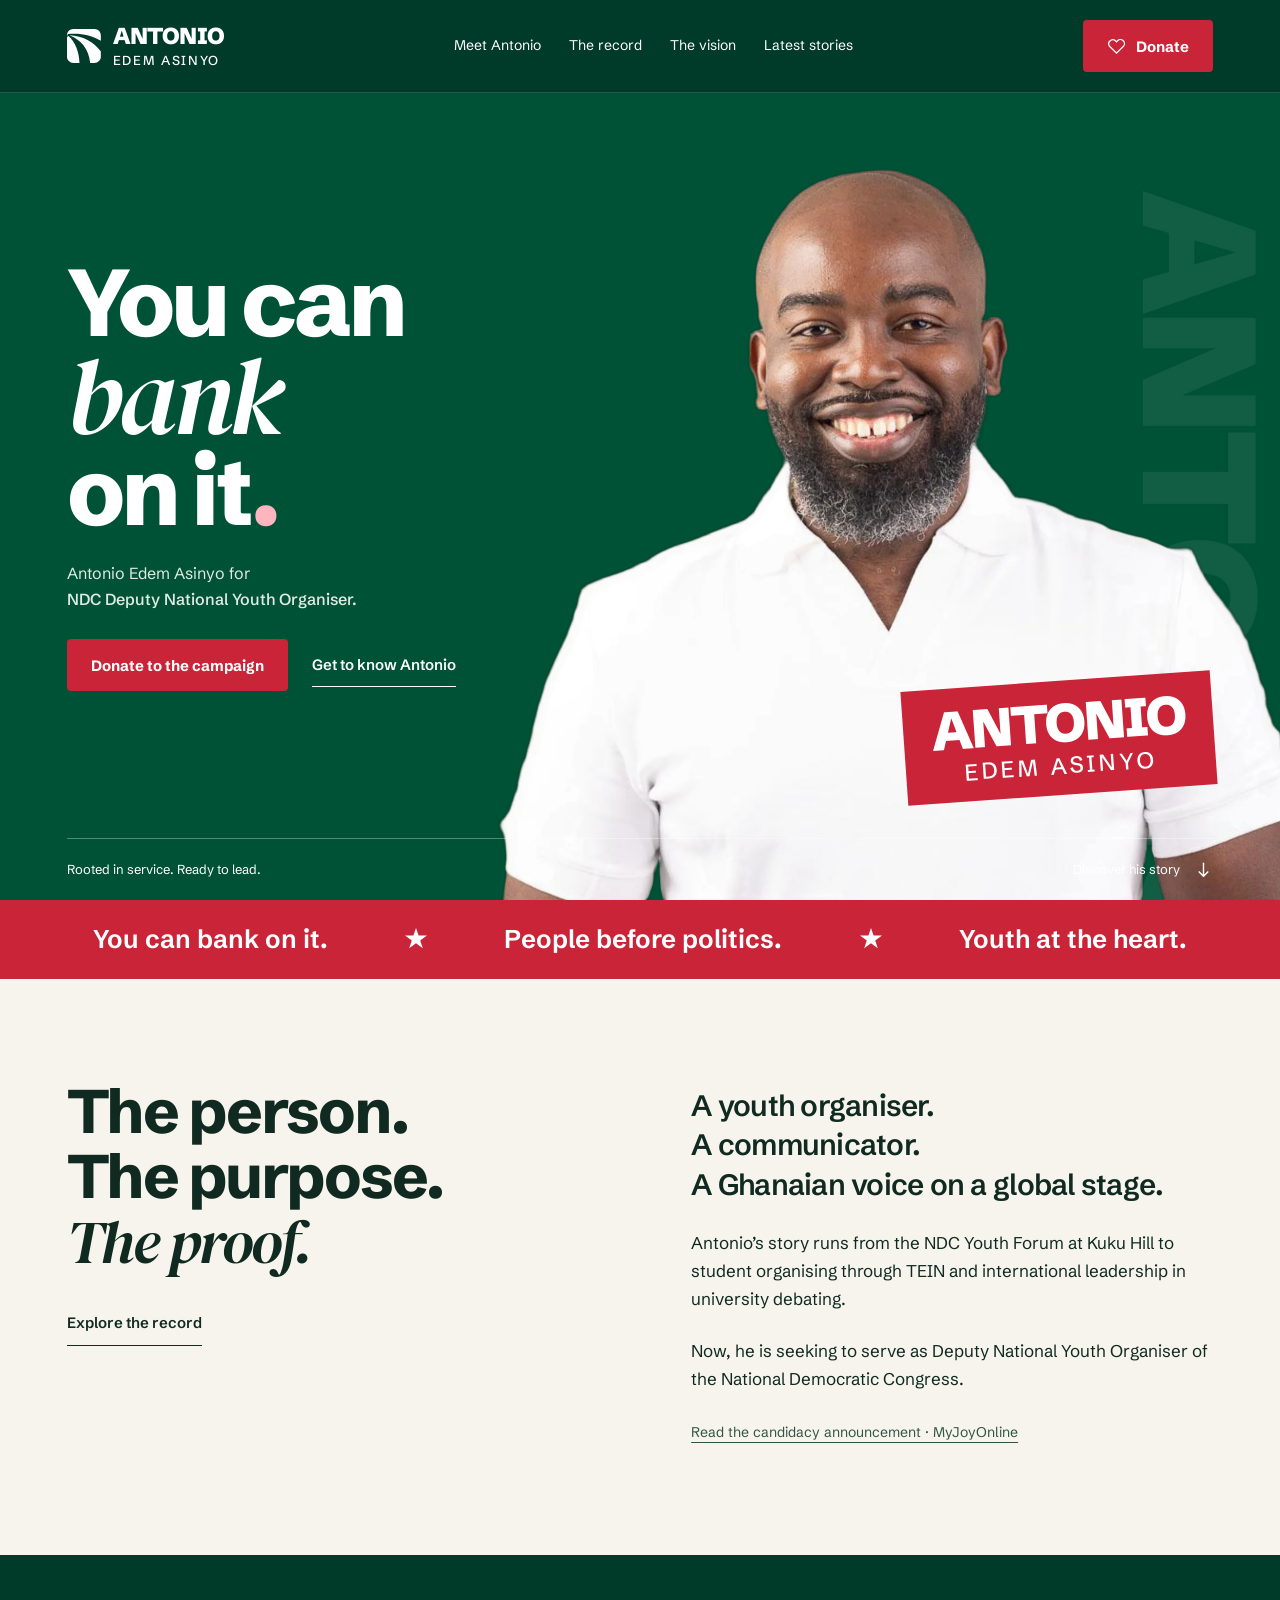
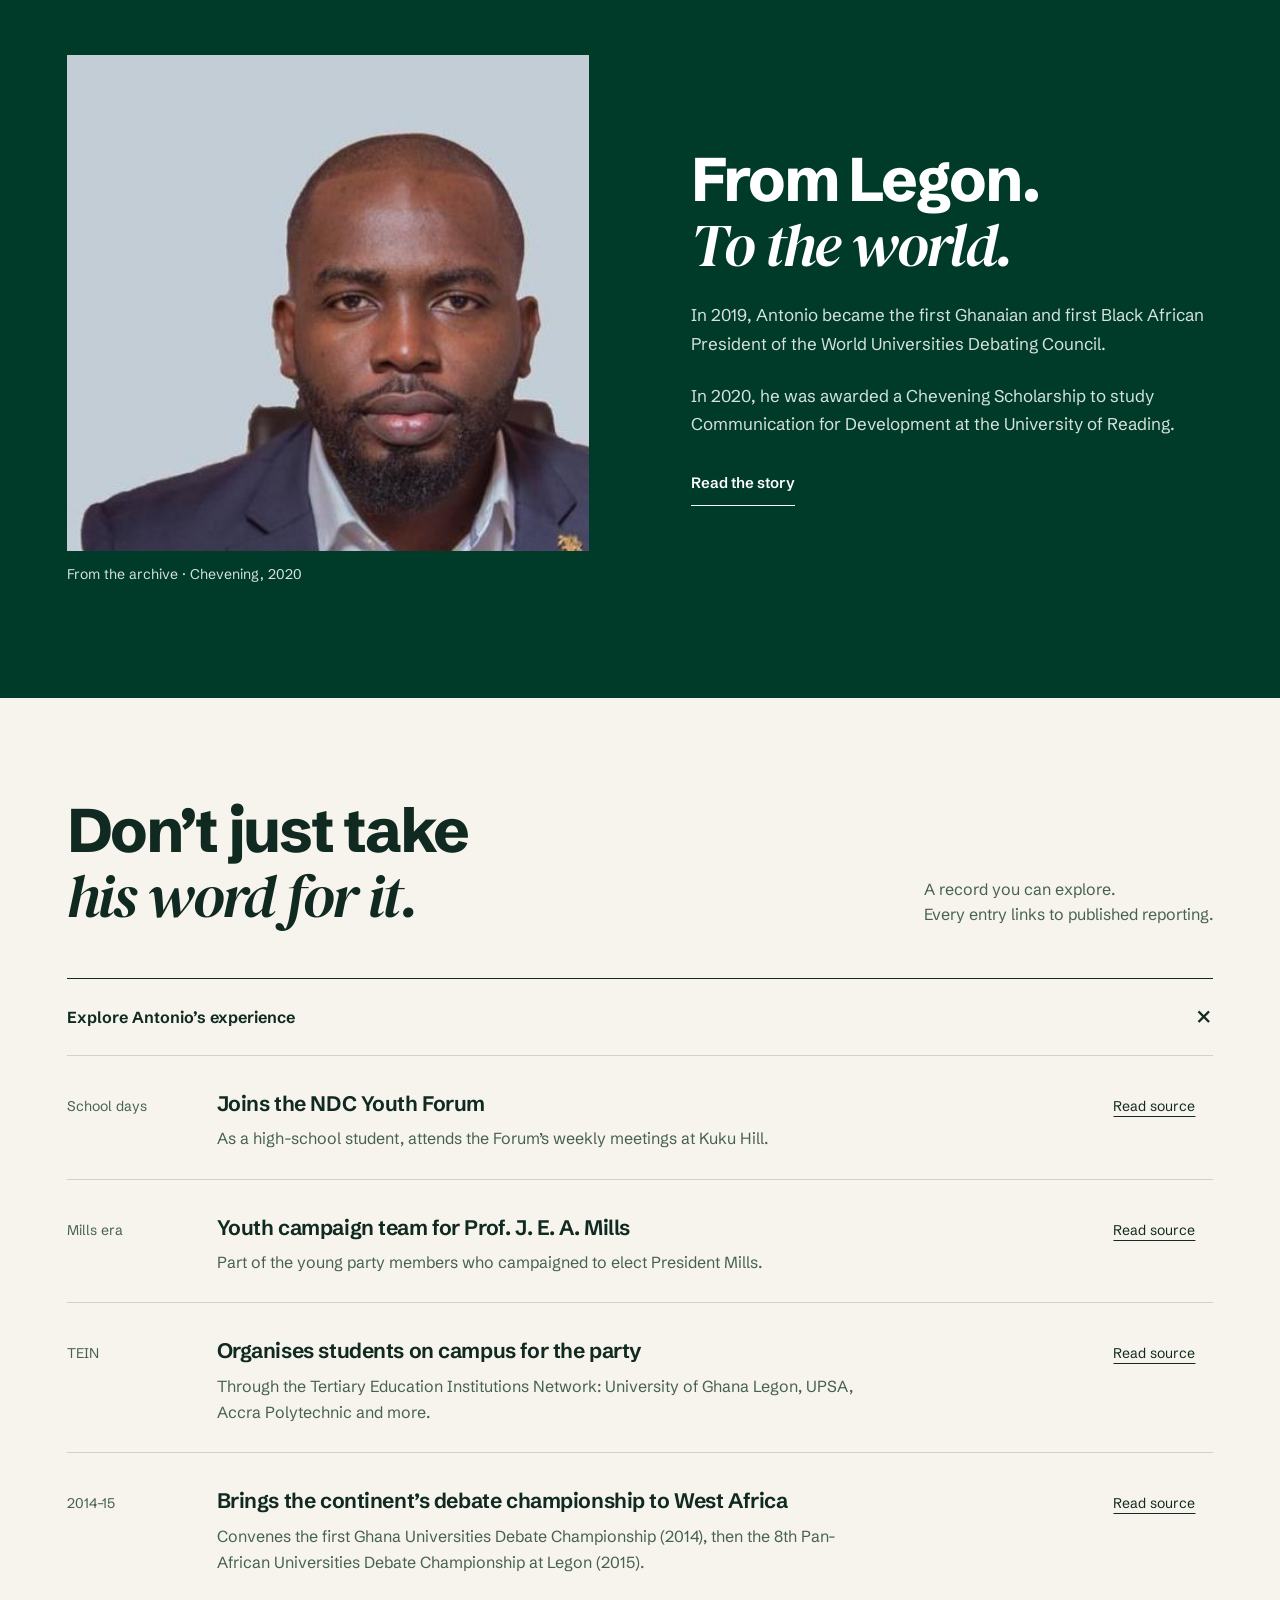
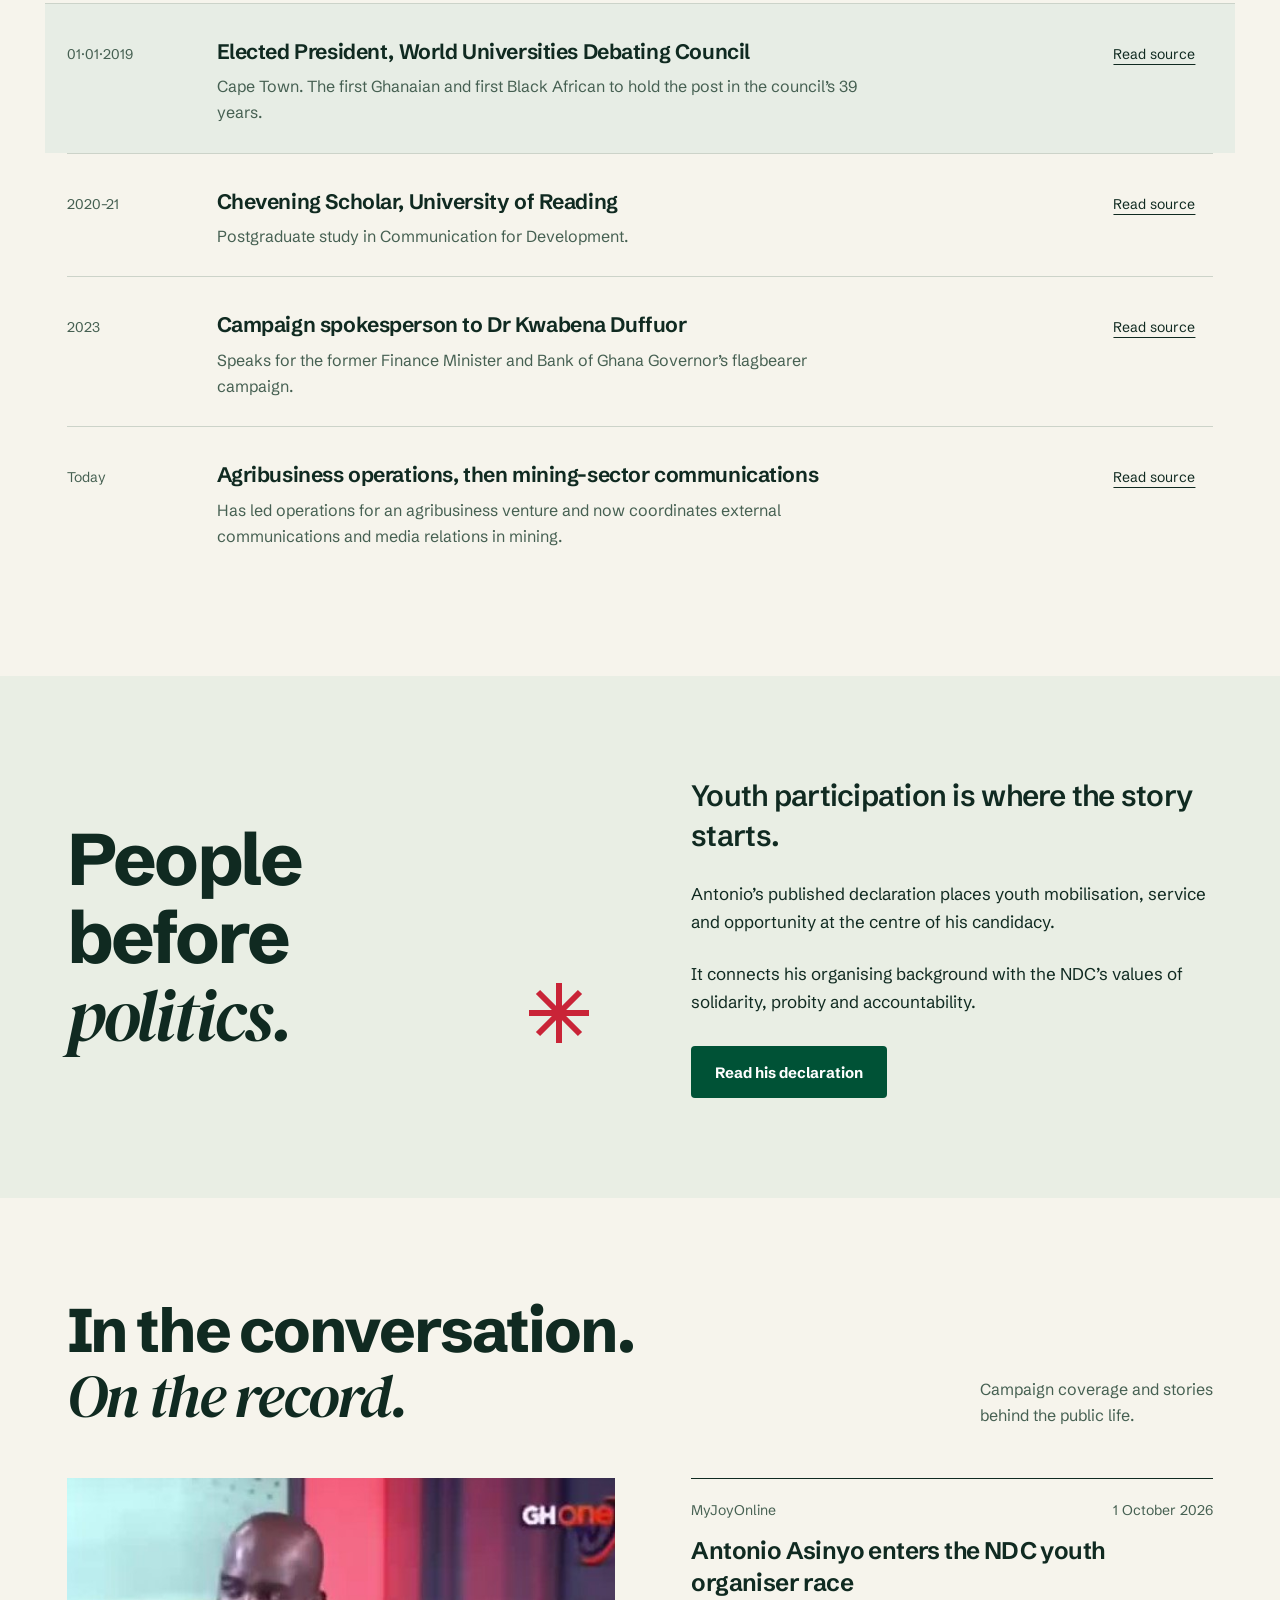
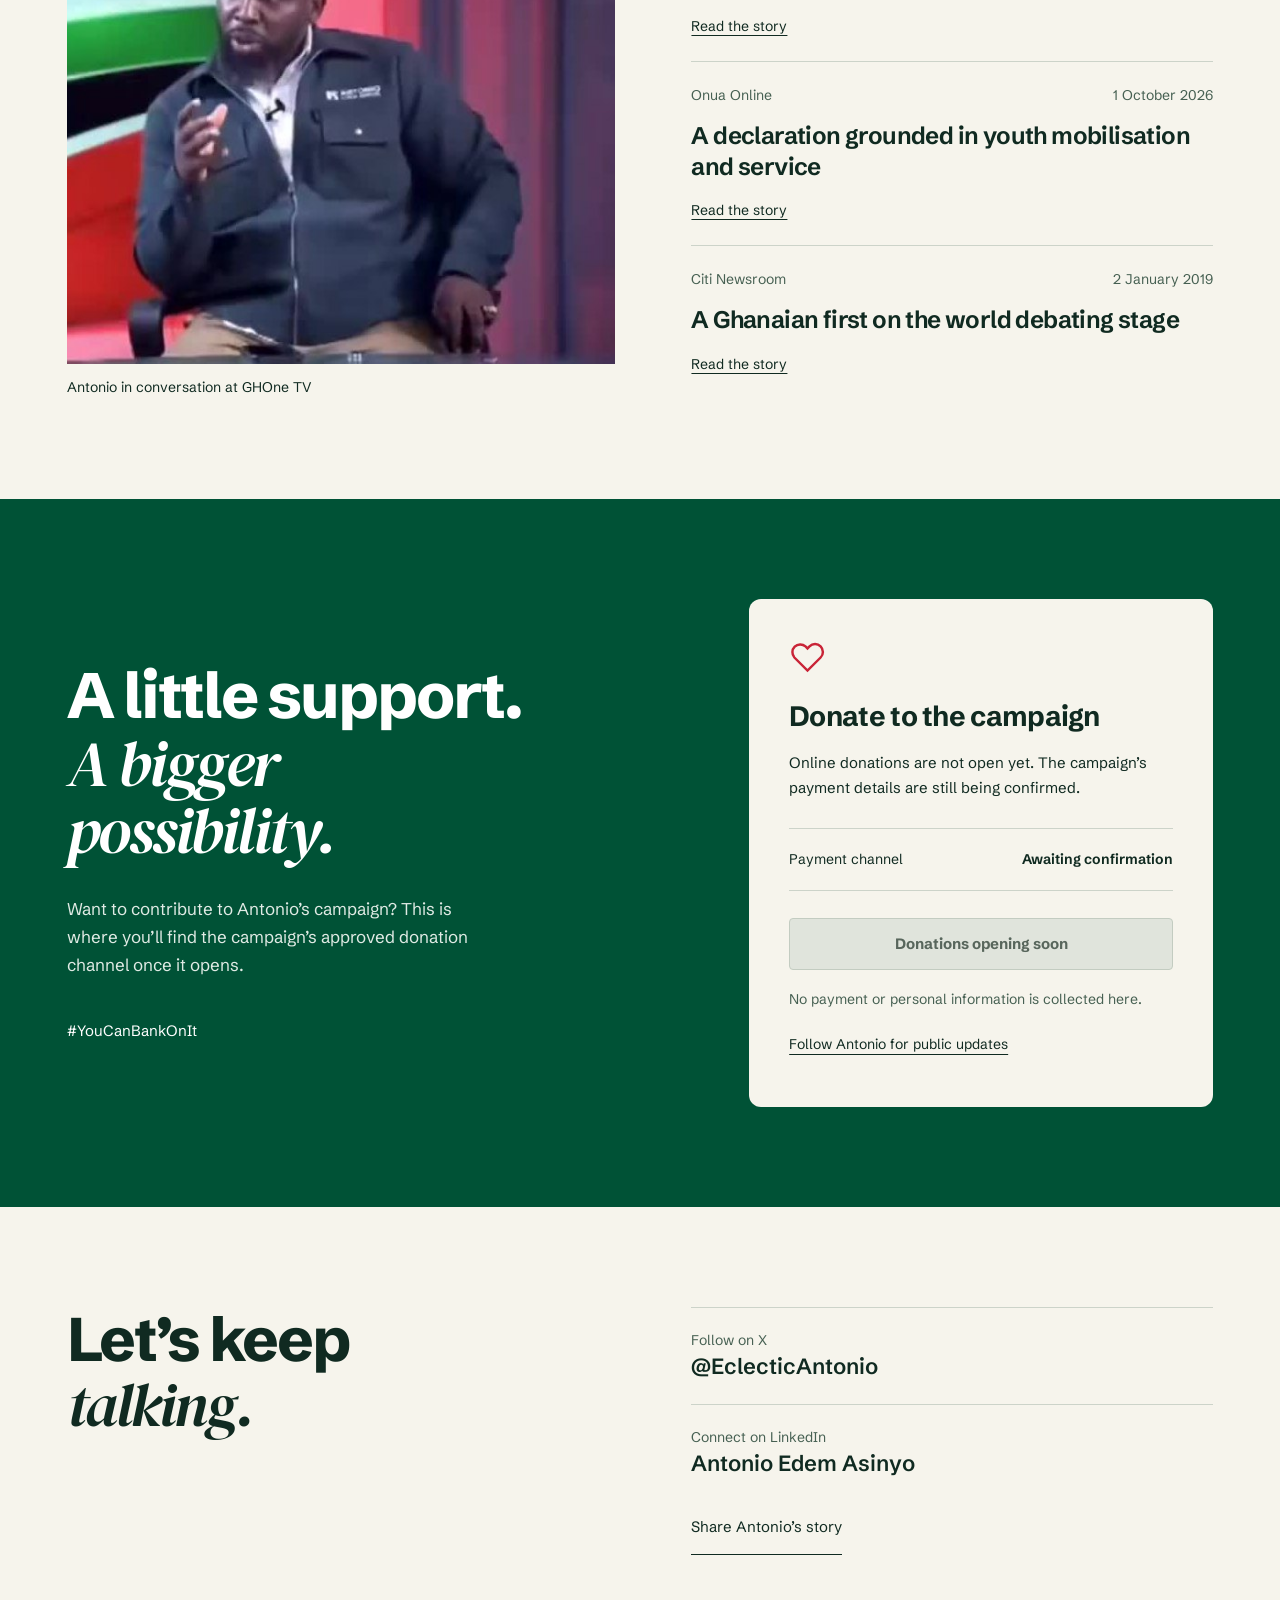
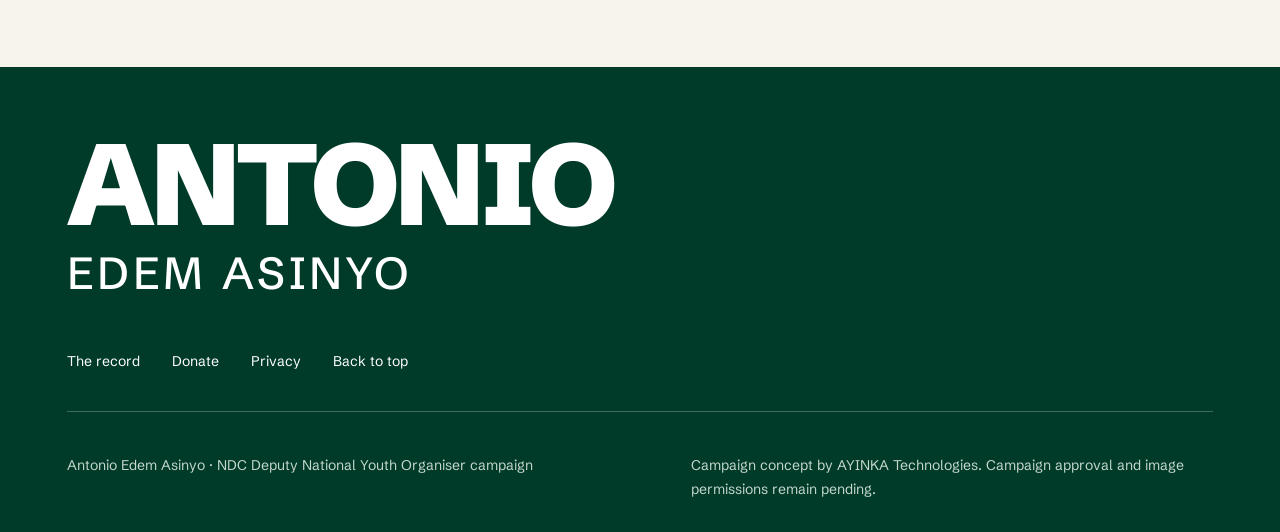
<file: index.html>
<!doctype html>
<html lang="en-GH">
<head>
<meta charset="utf-8" />
<meta name="viewport" content="width=device-width, initial-scale=1, viewport-fit=cover" />
<title>Antonio Edem Asinyo | A record of youth leadership</title>
<meta name="description" content="Antonio Edem Asinyo for NDC Deputy National Youth Organiser. Before trusting a leader's word, look at what they have done. #YouCanBankOnIt" />
<meta name="theme-color" content="#01502b" />
<meta property="og:title" content="Antonio Edem Asinyo · #YouCanBankOnIt" />
<meta property="og:description" content="Explore Antonio’s background, youth leadership and published campaign coverage." />
<meta property="og:image" content="/og.jpg" />
<link rel="icon" href="/img/mark.svg" type="image/svg+xml" />
<link rel="preload" as="image" href="/img/antonio-cut.webp" />
  <script src="/assets/campaign-config.js" defer></script>
<script src="/assets/site.js" defer></script>
<link rel="stylesheet" href="/assets/campaign.css">
<meta name="twitter:card" content="summary_large_image">
<meta name="twitter:title" content="Antonio Edem Asinyo | The record of service">
<meta name="twitter:description" content="Explore Antonio’s background, youth leadership and published campaign coverage.">
<meta name="twitter:image" content="/og.jpg">
<meta property="og:type" content="website">
<meta property="og:locale" content="en_GH">
<meta property="og:image:alt" content="Antonio Edem Asinyo smiling against a green background">
<script type="application/ld+json">{"@context": "https://schema.org", "@type": "Person", "name": "Antonio Edem Asinyo", "description": "Ghanaian communicator and former President of the World Universities Debating Council."}</script>
</head><body>
<a class="skip" href="#main">Skip to content</a>
<header class="hdr"><a class="brand" href="#top" aria-label="Antonio Edem Asinyo, home"><img src="/img/mark.svg" alt="" width="34" height="35"><span>ANTONIO<b>EDEM ASINYO</b></span></a>
<button class="menu-toggle" aria-expanded="false" aria-controls="section-nav" hidden>Menu</button>
<nav class="nav" id="section-nav" aria-label="Main navigation"><a href="#about">Meet Antonio</a><a href="#record">The record</a><a href="#case">The vision</a><a href="#floor">Latest stories</a></nav>
<a class="button donate-nav" href="#donate"><svg viewBox="0 0 24 24" fill="none" stroke="currentColor" stroke-width="1.6" aria-hidden="true"><path d="M20.5 4.8a5.1 5.1 0 0 0-7.2 0L12 6.1l-1.3-1.3a5.1 5.1 0 0 0-7.2 7.2L12 20.5l8.5-8.5a5.1 5.1 0 0 0 0-7.2Z"/></svg>Donate</a></header>
<main id="main">
<section class="hero" id="top" aria-labelledby="hero-h">
<div class="hero-copy"><h1 id="hero-h">You can<br><em>bank</em><br>on it<span>.</span></h1><p>Antonio Edem Asinyo for<br><strong>NDC Deputy National Youth Organiser.</strong></p><div class="hero-actions"><a class="button red" href="#donate">Donate to the campaign</a><a class="text-link light" href="#record">Get to know Antonio</a></div></div>
<div class="portrait-stage"><span class="portrait-type" aria-hidden="true">ANTONIO</span><img class="hero-portrait" src="/img/antonio-cut.webp" width="1500" height="1348" fetchpriority="high" alt="Antonio Edem Asinyo smiling in a white polo shirt"><div class="portrait-signature"><span>ANTONIO</span><b>EDEM ASINYO</b></div></div>
<div class="hero-baseline"><span>Rooted in service. Ready to lead.</span><a href="#about">Discover his story <svg viewBox="0 0 20 20" fill="none" stroke="currentColor" stroke-width="1.5" aria-hidden="true"><path d="M10 3v14m-5-5 5 5 5-5"/></svg></a></div>
</section>
<div class="campaign-ribbon" aria-label="Campaign slogan"><span>You can bank on it.</span><svg viewBox="0 0 24 24" aria-hidden="true"><path d="m12 0 2.8 8.2H24l-7.4 5.3 2.8 8.5-7.4-5.3L4.6 22l2.8-8.5L0 8.2h9.2Z"/></svg><span>People before politics.</span><svg viewBox="0 0 24 24" aria-hidden="true"><path d="m12 0 2.8 8.2H24l-7.4 5.3 2.8 8.5-7.4-5.3L4.6 22l2.8-8.5L0 8.2h9.2Z"/></svg><span>Youth at the heart.</span></div>
<section class="about section" id="about" aria-labelledby="about-h"><div class="about-title"><h2 id="about-h">The person.<br>The purpose.<br><em>The proof.</em></h2><a class="text-link" href="#record">Explore the record</a></div><div class="about-story"><p class="lead">A youth organiser.<br>A communicator.<br>A Ghanaian voice on a global stage.</p><p>Antonio’s story runs from the NDC Youth Forum at Kuku Hill to student organising through TEIN and international leadership in university debating.</p><p>Now, he is seeking to serve as Deputy National Youth Organiser of the National Democratic Congress.</p><a class="source-link" href="https://www.myjoyonline.com/former-duffuor-spokesperson-antonio-asinyo-enters-ndc-youth-organizer-race/" target="_blank" rel="noopener">Read the candidacy announcement · MyJoyOnline</a></div></section>
<section class="milestone section" aria-labelledby="milestone-h"><figure><img src="/img/chevening-2020.jpg" width="460" height="478" loading="lazy" alt="Antonio Edem Asinyo in the supplied 2020 Chevening news photograph"><figcaption>From the archive · Chevening, 2020</figcaption></figure><div class="milestone-copy"><h2 id="milestone-h">From Legon.<br><em>To the world.</em></h2><p>In 2019, Antonio became the first Ghanaian and first Black African President of the World Universities Debating Council.</p><p>In 2020, he was awarded a Chevening Scholarship to study Communication for Development at the University of Reading.</p><a class="text-link light" href="https://www.myjoyonline.com/first-black-wudc-president-antonio-asinyo-among-chevening-2020-2021-scholars/" target="_blank" rel="noopener">Read the story</a></div></section>
<section class="record section" id="record" aria-labelledby="record-h"><div class="section-heading"><h2 id="record-h">Don’t just take<br><em>his word for it.</em></h2><p>A record you can explore.<br>Every entry links to published reporting.</p></div><details class="record-details" open><summary>Explore Antonio’s experience <span aria-hidden="true">+</span></summary><ol class="ledger">
      <li class="record-entry">
        <span class="r-date mono">School&nbsp;days</span>
        <div class="r-body"><h3>Joins the NDC Youth Forum</h3><p>As a high-school student, attends the Forum’s weekly meetings at Kuku Hill.</p></div>
        <a class="r-ref mono" href="https://www.myjoyonline.com/former-duffuor-spokesperson-antonio-asinyo-enters-ndc-youth-organizer-race/" target="_blank" rel="noopener">Read source</a>
      </li>
      <li class="record-entry">
        <span class="r-date mono">Mills era</span>
        <div class="r-body"><h3>Youth campaign team for Prof. J.&nbsp;E.&nbsp;A.&nbsp;Mills</h3><p>Part of the young party members who campaigned to elect President Mills.</p></div>
        <a class="r-ref mono" href="https://www.myjoyonline.com/former-duffuor-spokesperson-antonio-asinyo-enters-ndc-youth-organizer-race/" target="_blank" rel="noopener">Read source</a>
      </li>
      <li class="record-entry">
        <span class="r-date mono">TEIN</span>
        <div class="r-body"><h3>Organises students on campus for the party</h3><p>Through the Tertiary Education Institutions Network: University of Ghana Legon, UPSA, Accra Polytechnic and more.</p></div>
        <a class="r-ref mono" href="https://onuaonline.com/antonio-edem-asinyo-declares-bid-for-ndc-deputy-national-youth-organiser/" target="_blank" rel="noopener">Read source</a>
      </li>
      
      <li class="record-entry">
        <span class="r-date mono">2014–15</span>
        <div class="r-body"><h3>Brings the continent’s debate championship to West Africa</h3><p>Convenes the first Ghana Universities Debate Championship (2014), then the 8th Pan-African Universities Debate Championship at Legon (2015).</p></div>
        <a class="r-ref mono" href="https://www.myjoyonline.com/first-black-wudc-president-antonio-asinyo-among-chevening-2020-2021-scholars/" target="_blank" rel="noopener">Read source</a>
      </li>
      
      <li class="record-entry featured">
        <span class="r-date mono">01·01·2019</span>
        <div class="r-body"><h3>Elected President, World Universities Debating Council</h3><p>Cape Town. The first Ghanaian and first Black African to hold the post in the council’s 39 years.</p></div>
        <a class="r-ref mono" href="https://www.myjoyonline.com/ghanaian-is-first-black-president-of-world-universities-debating-council/" target="_blank" rel="noopener">Read source</a>
      </li>
      <li class="record-entry">
        <span class="r-date mono">2020–21</span>
        <div class="r-body"><h3>Chevening Scholar, University of Reading</h3><p>Postgraduate study in Communication for Development.</p></div>
        <a class="r-ref mono" href="https://www.myjoyonline.com/first-black-wudc-president-antonio-asinyo-among-chevening-2020-2021-scholars/" target="_blank" rel="noopener">Read source</a>
      </li>
      
      <li class="record-entry">
        <span class="r-date mono">2023</span>
        <div class="r-body"><h3>Campaign spokesperson to Dr Kwabena Duffuor</h3><p>Speaks for the former Finance Minister and Bank of Ghana Governor’s flagbearer campaign.</p></div>
        <a class="r-ref mono" href="https://www.myjoyonline.com/dr-duffour-will-win-flagbearership-race-if-primaries-are-held-today-campaign-spokesperson/" target="_blank" rel="noopener">Read source</a>
      </li>
      <li class="record-entry">
        <span class="r-date mono">Today</span>
        <div class="r-body"><h3>Agribusiness operations, then mining-sector communications</h3><p>Has led operations for an agribusiness venture and now coordinates external communications and media relations in mining.</p></div>
        <a class="r-ref mono" href="https://www.myjoyonline.com/former-duffuor-spokesperson-antonio-asinyo-enters-ndc-youth-organizer-race/" target="_blank" rel="noopener">Read source</a>
      </li>
    </ol></details></section>
<section class="vision section" id="case" aria-labelledby="vision-h"><div class="vision-statement"><h2 id="vision-h">People<br>before<br><em>politics.</em></h2><svg class="vision-star" viewBox="0 0 100 100" fill="none" stroke="currentColor" stroke-width="10" aria-hidden="true"><path d="M50 0v100M0 50h100M15 15l70 70M15 85l70-70"/></svg></div><div class="vision-copy"><p class="lead">Youth participation is where the story starts.</p><p>Antonio’s published declaration places youth mobilisation, service and opportunity at the centre of his candidacy.</p><p>It connects his organising background with the NDC’s values of solidarity, probity and accountability.</p><a class="button dark" href="https://onuaonline.com/antonio-edem-asinyo-declares-bid-for-ndc-deputy-national-youth-organiser/" target="_blank" rel="noopener">Read his declaration</a></div></section>
<section class="news section" id="floor" aria-labelledby="news-h"><div class="section-heading"><h2 id="news-h">In the conversation.<br><em>On the record.</em></h2><p>Campaign coverage and stories<br>behind the public life.</p></div><div class="news-layout"><figure class="news-image"><img src="/img/ghone-studio.jpg" width="684" height="530" loading="lazy" alt="Antonio Edem Asinyo speaking in a GHOne TV studio"><figcaption>Antonio in conversation at GHOne TV</figcaption></figure><div class="news-list"><a href="https://www.myjoyonline.com/former-duffuor-spokesperson-antonio-asinyo-enters-ndc-youth-organizer-race/" target="_blank" rel="noopener"><span>MyJoyOnline <time datetime="2026-10-01">1 October 2026</time></span><h3>Antonio Asinyo enters the NDC youth organiser race</h3><span class="read-story">Read the story</span></a><a href="https://onuaonline.com/antonio-edem-asinyo-declares-bid-for-ndc-deputy-national-youth-organiser/" target="_blank" rel="noopener"><span>Onua Online <time datetime="2026-10-01">1 October 2026</time></span><h3>A declaration grounded in youth mobilisation and service</h3><span class="read-story">Read the story</span></a><a href="https://www.citinewsroom.com/2019/01/ghanaian-named-first-black-african-chair-of-worlds-university-debate-council/" target="_blank" rel="noopener"><span>Citi Newsroom <time datetime="2019-01-02">2 January 2019</time></span><h3>A Ghanaian first on the world debating stage</h3><span class="read-story">Read the story</span></a></div></div></section>
<section class="donation section" id="donate" aria-labelledby="donate-h"><div class="donation-message"><h2 id="donate-h">A little support.<br><em>A bigger<br>possibility.</em></h2><p>Want to contribute to Antonio’s campaign? This is where you’ll find the campaign’s approved donation channel once it opens.</p><span class="donation-slogan">#YouCanBankOnIt</span></div><div class="donation-panel"><svg viewBox="0 0 24 24" fill="none" stroke="currentColor" stroke-width="1.6" aria-hidden="true"><path d="M20.5 4.8a5.1 5.1 0 0 0-7.2 0L12 6.1l-1.3-1.3a5.1 5.1 0 0 0-7.2 7.2L12 20.5l8.5-8.5a5.1 5.1 0 0 0 0-7.2Z"/></svg><h3>Donate to the campaign</h3><p id="donation-explanation">Online donations are not open yet. The campaign’s payment details are still being confirmed.</p><div class="donation-status"><span>Payment channel</span><strong id="donation-state">Awaiting confirmation</strong></div><a class="button red donation-payment" id="donation-payment" hidden rel="noopener" target="_blank">Continue to donation page</a><button class="button unavailable" id="donation-pending" disabled>Donations opening soon</button><p class="donation-note" id="donation-note">No payment or personal information is collected here.</p><a class="source-link" href="#divide">Follow Antonio for public updates</a></div></section>
<section class="connect section" id="divide" aria-labelledby="connect-h"><h2 id="connect-h">Let’s keep<br><em>talking.</em></h2><div class="connect-actions"><a href="https://x.com/EclecticAntonio" target="_blank" rel="noopener"><span>Follow on X</span><b>@EclecticAntonio</b></a><a href="https://linkedin.com/in/antonioedem" target="_blank" rel="noopener"><span>Connect on LinkedIn</span><b>Antonio Edem Asinyo</b></a><button id="share-page" hidden>Share Antonio’s story</button><p id="share-status" role="status" aria-live="polite"></p></div></section>
</main>
<footer class="foot"><a class="footer-brand" href="#top">ANTONIO<span>EDEM ASINYO</span></a><div class="footer-links"><a href="#record">The record</a><a href="#donate">Donate</a><a href="/privacy.html">Privacy</a><a href="#top">Back to top</a></div><div class="footer-bottom"><span>Antonio Edem Asinyo · NDC Deputy National Youth Organiser campaign</span><p>Campaign concept by AYINKA Technologies. Campaign approval and image permissions remain pending.</p></div></footer>
<a class="mobile-donate button red" href="#donate"><svg viewBox="0 0 24 24" fill="none" stroke="currentColor" stroke-width="1.6" aria-hidden="true"><path d="M20.5 4.8a5.1 5.1 0 0 0-7.2 0L12 6.1l-1.3-1.3a5.1 5.1 0 0 0-7.2 7.2L12 20.5l8.5-8.5a5.1 5.1 0 0 0 0-7.2Z"/></svg>Donate to the campaign</a>
</body></html>
</file>
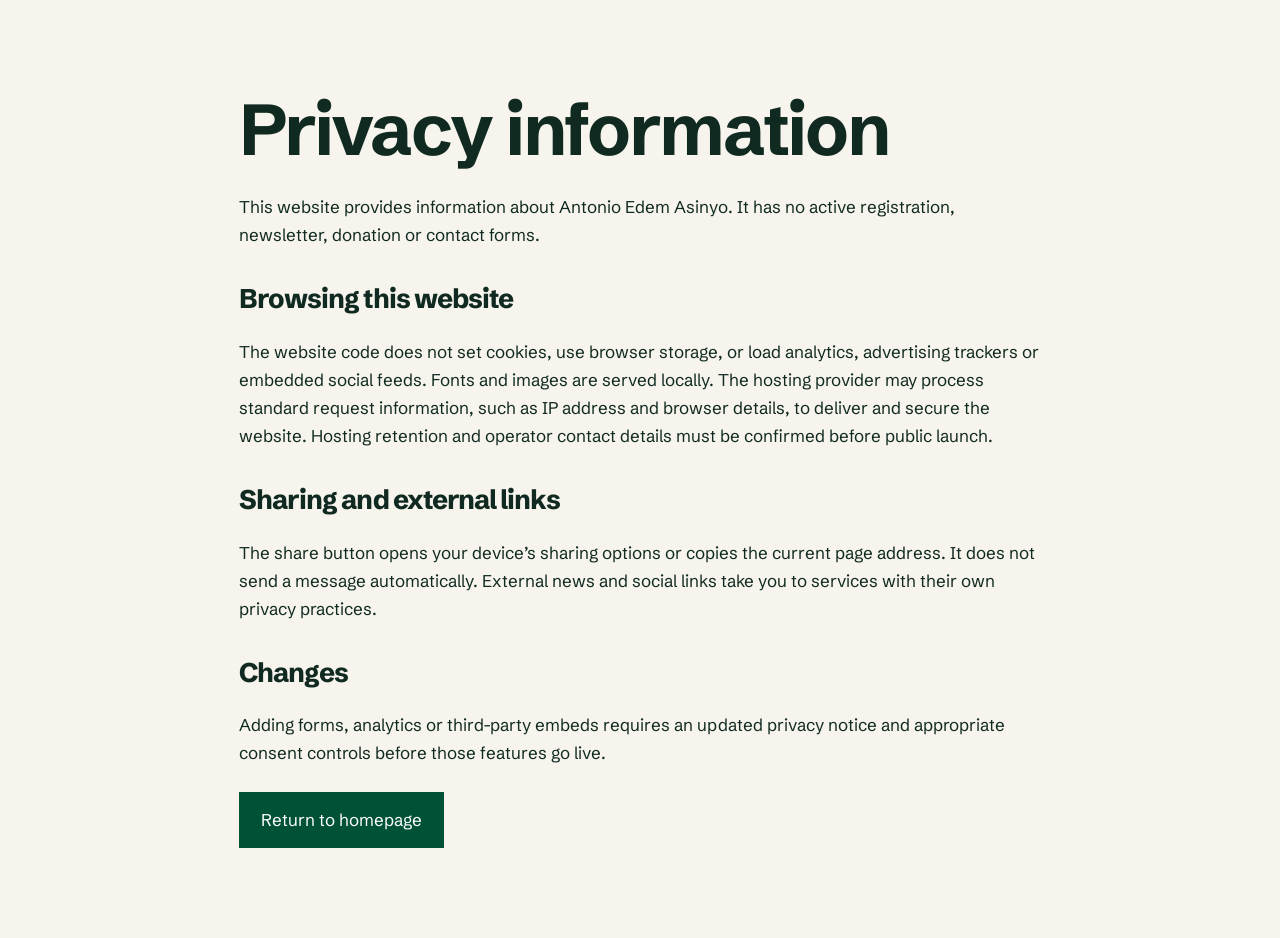
<file: privacy.html>
<!doctype html>
<html lang="en-GH">
<head>
<meta charset="utf-8" />
<meta name="viewport" content="width=device-width, initial-scale=1, viewport-fit=cover" />
<title>Privacy information | Antonio Edem Asinyo</title>
<meta name="description" content="How this static campaign website handles browsing, sharing and links to external services.">
<meta name="theme-color" content="#01502b" />


<meta property="og:image" content="/og.jpg" />
<link rel="icon" href="/img/mark.svg" type="image/svg+xml" />
<link rel="preload" as="image" href="/img/antonio-cut.webp" />
  <script src="/assets/site.js" defer></script>
  <link rel="stylesheet" href="/assets/campaign.css">
<meta name="twitter:card" content="summary_large_image">


<meta name="twitter:image" content="/og.jpg">
<meta property="og:type" content="website">
<meta property="og:locale" content="en_GH">
<meta property="og:image:alt" content="Antonio Edem Asinyo campaign branding">
<script type="application/ld+json">{"@context": "https://schema.org", "@type": "Person", "name": "Antonio Edem Asinyo", "description": "Ghanaian communicator and former President of the World Universities Debating Council."}</script>
<meta property="og:title" content="Privacy information | Antonio Edem Asinyo"><meta property="og:description" content="How this static campaign website handles browsing, sharing and links to external services."></head><body><main class="utility"><h1>Privacy information</h1><p>This website provides information about Antonio Edem Asinyo. It has no active registration, newsletter, donation or contact forms.</p><h2>Browsing this website</h2><p>The website code does not set cookies, use browser storage, or load analytics, advertising trackers or embedded social feeds. Fonts and images are served locally. The hosting provider may process standard request information, such as IP address and browser details, to deliver and secure the website. Hosting retention and operator contact details must be confirmed before public launch.</p><h2>Sharing and external links</h2><p>The share button opens your device’s sharing options or copies the current page address. It does not send a message automatically. External news and social links take you to services with their own privacy practices.</p><h2>Changes</h2><p>Adding forms, analytics or third-party embeds requires an updated privacy notice and appropriate consent controls before those features go live.</p><p><a class="btn" href="/">Return to homepage</a></p></main></body></html>
</file>
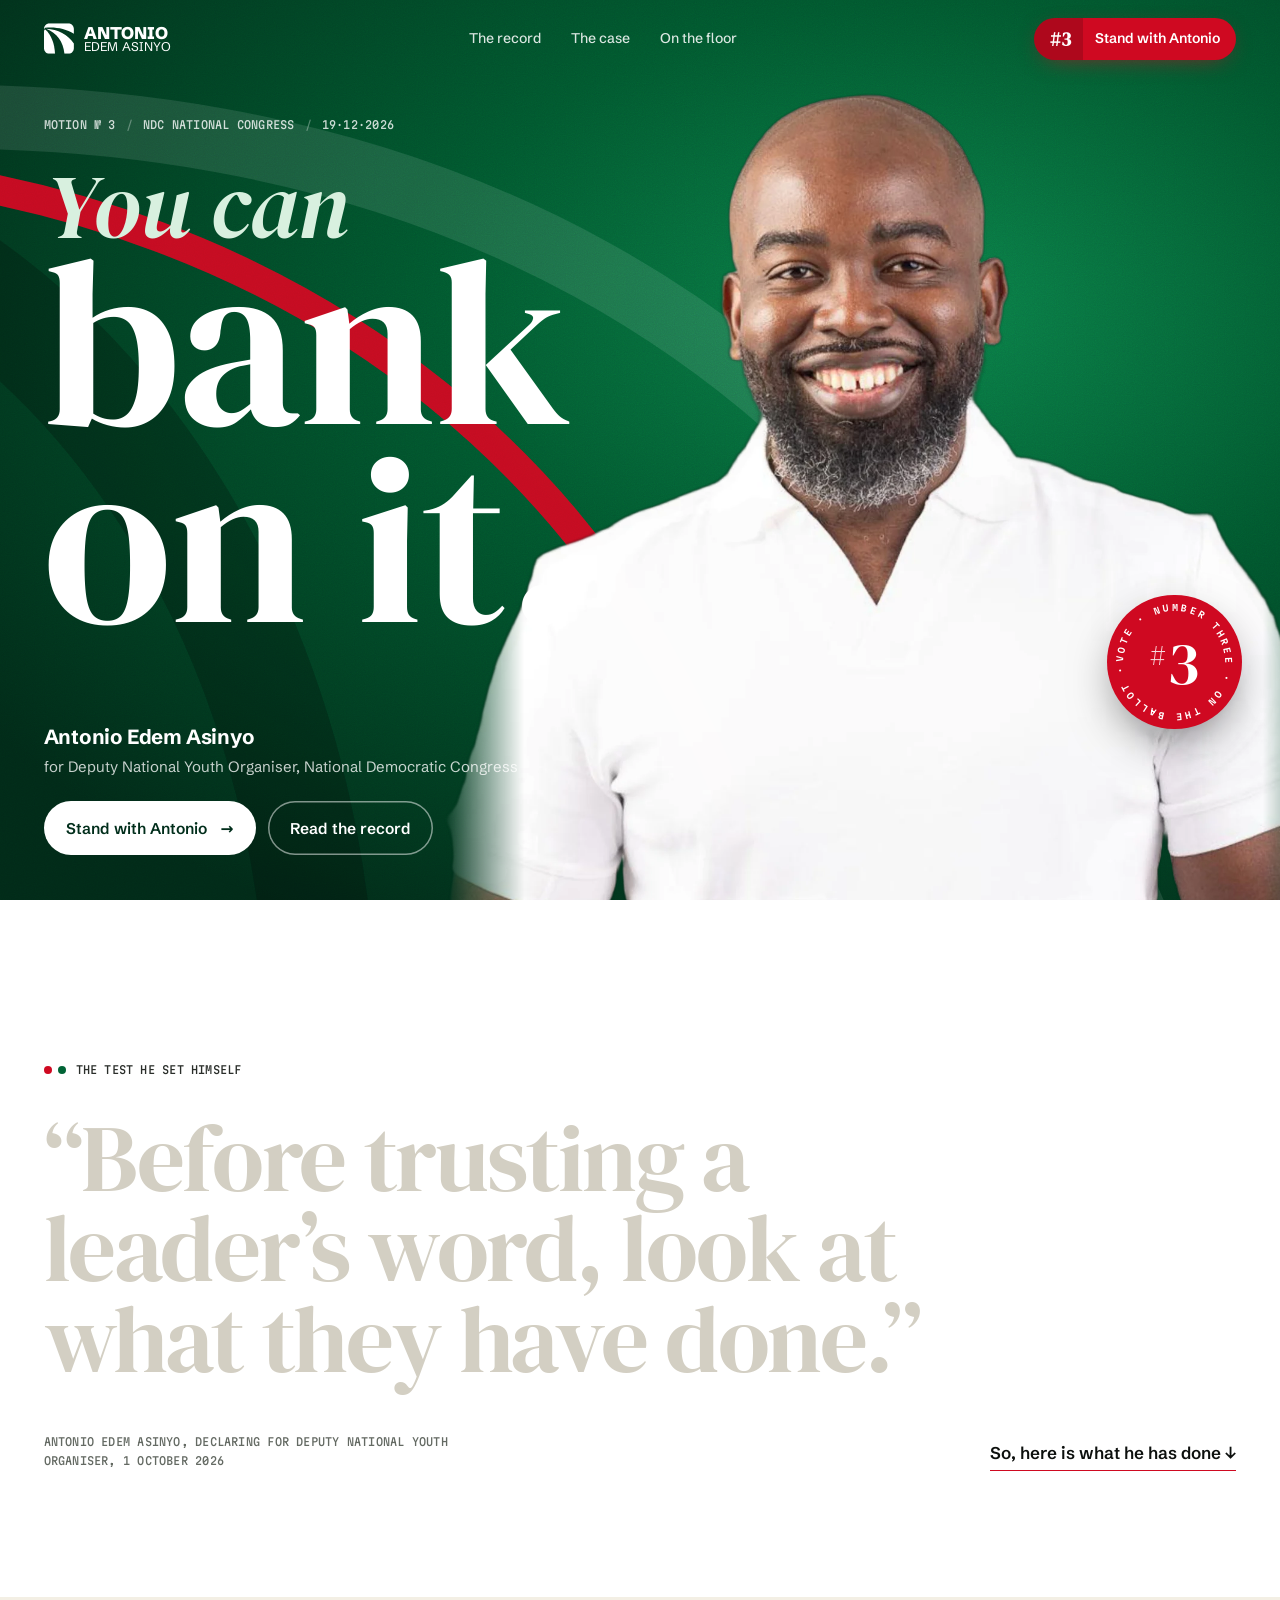
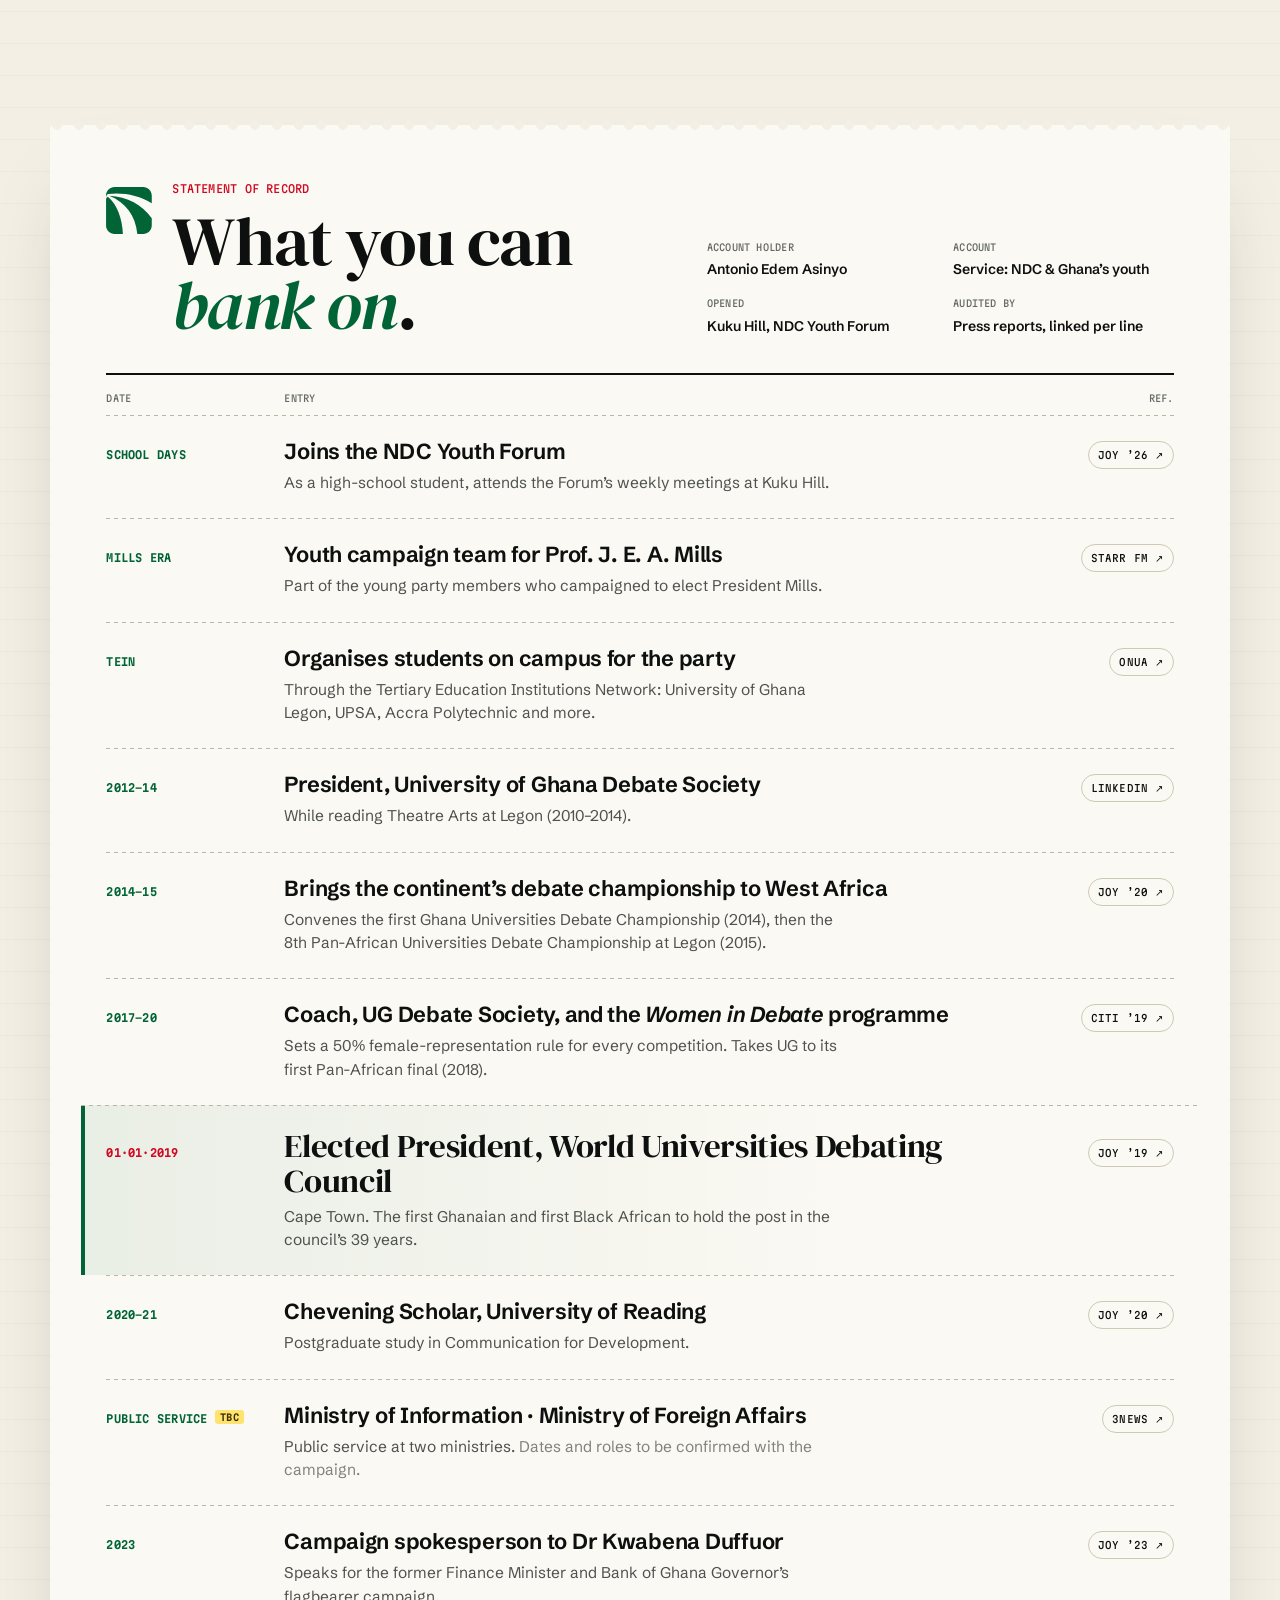
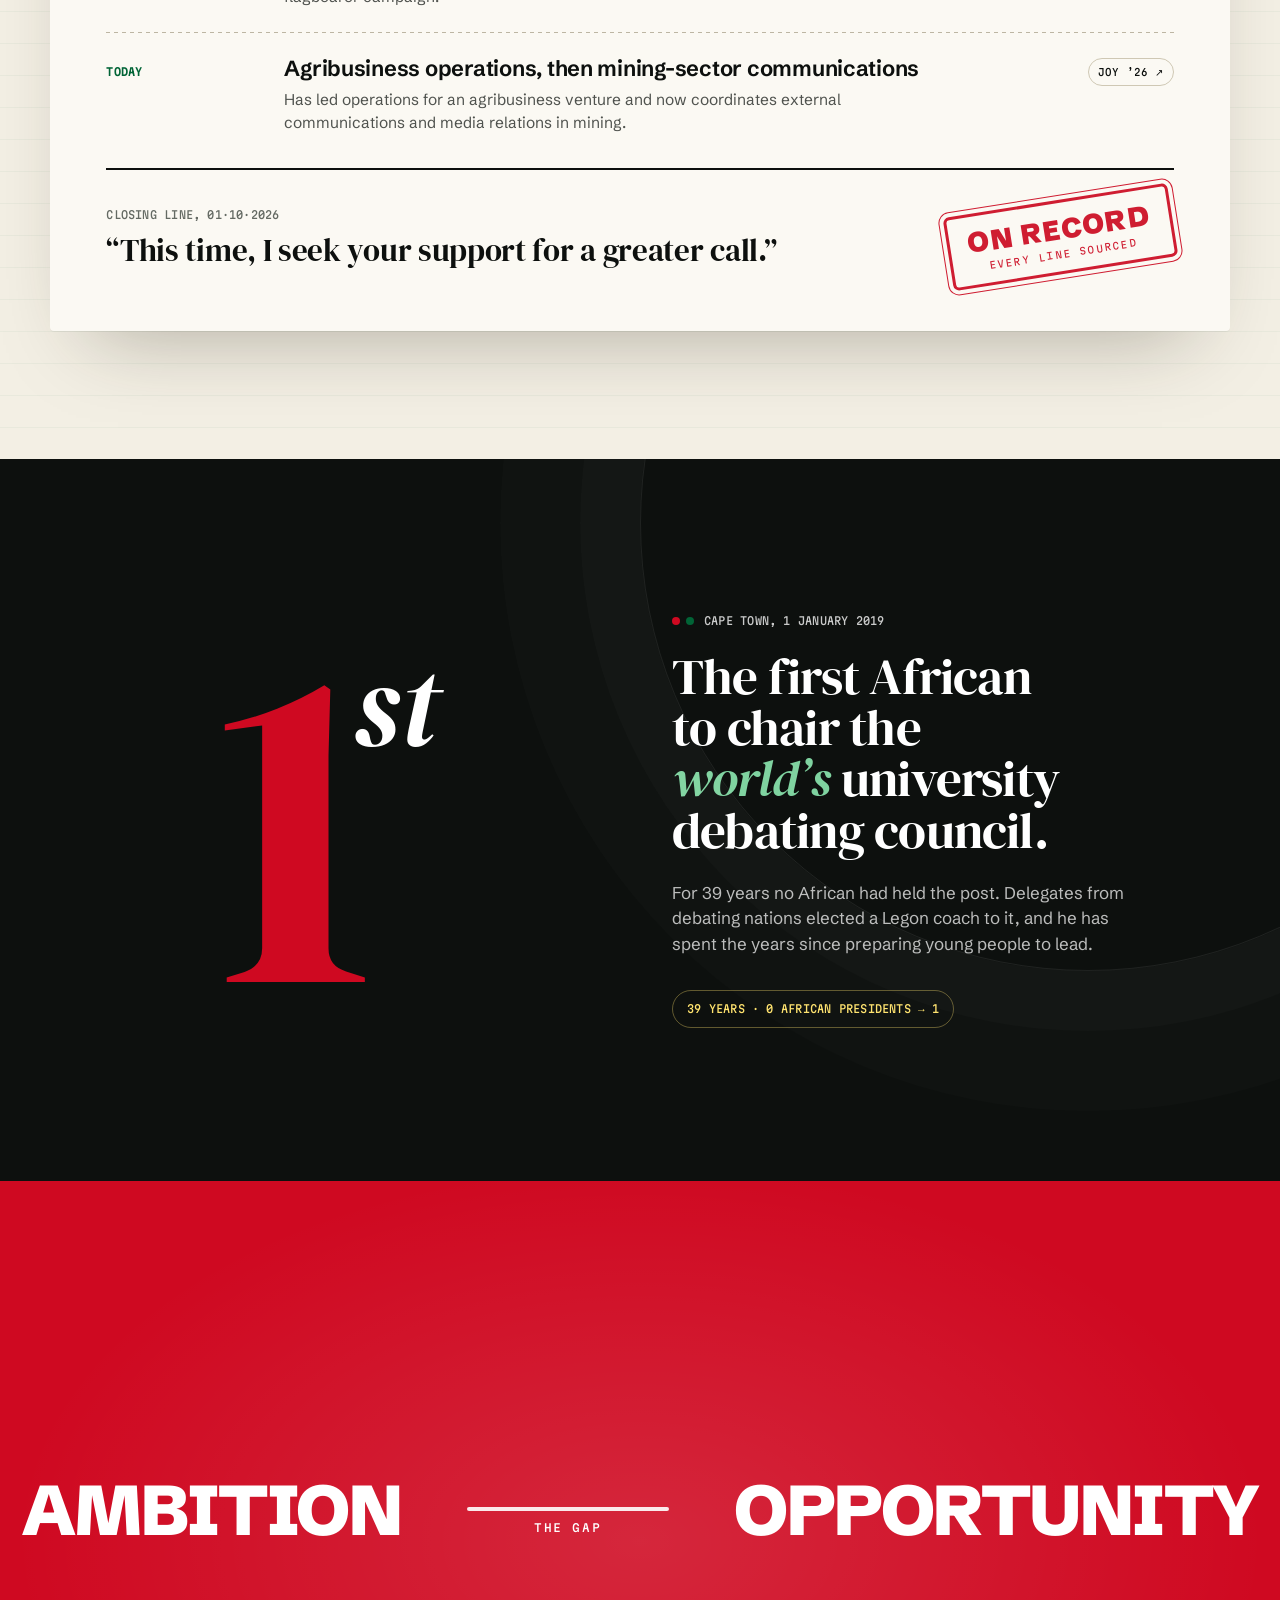
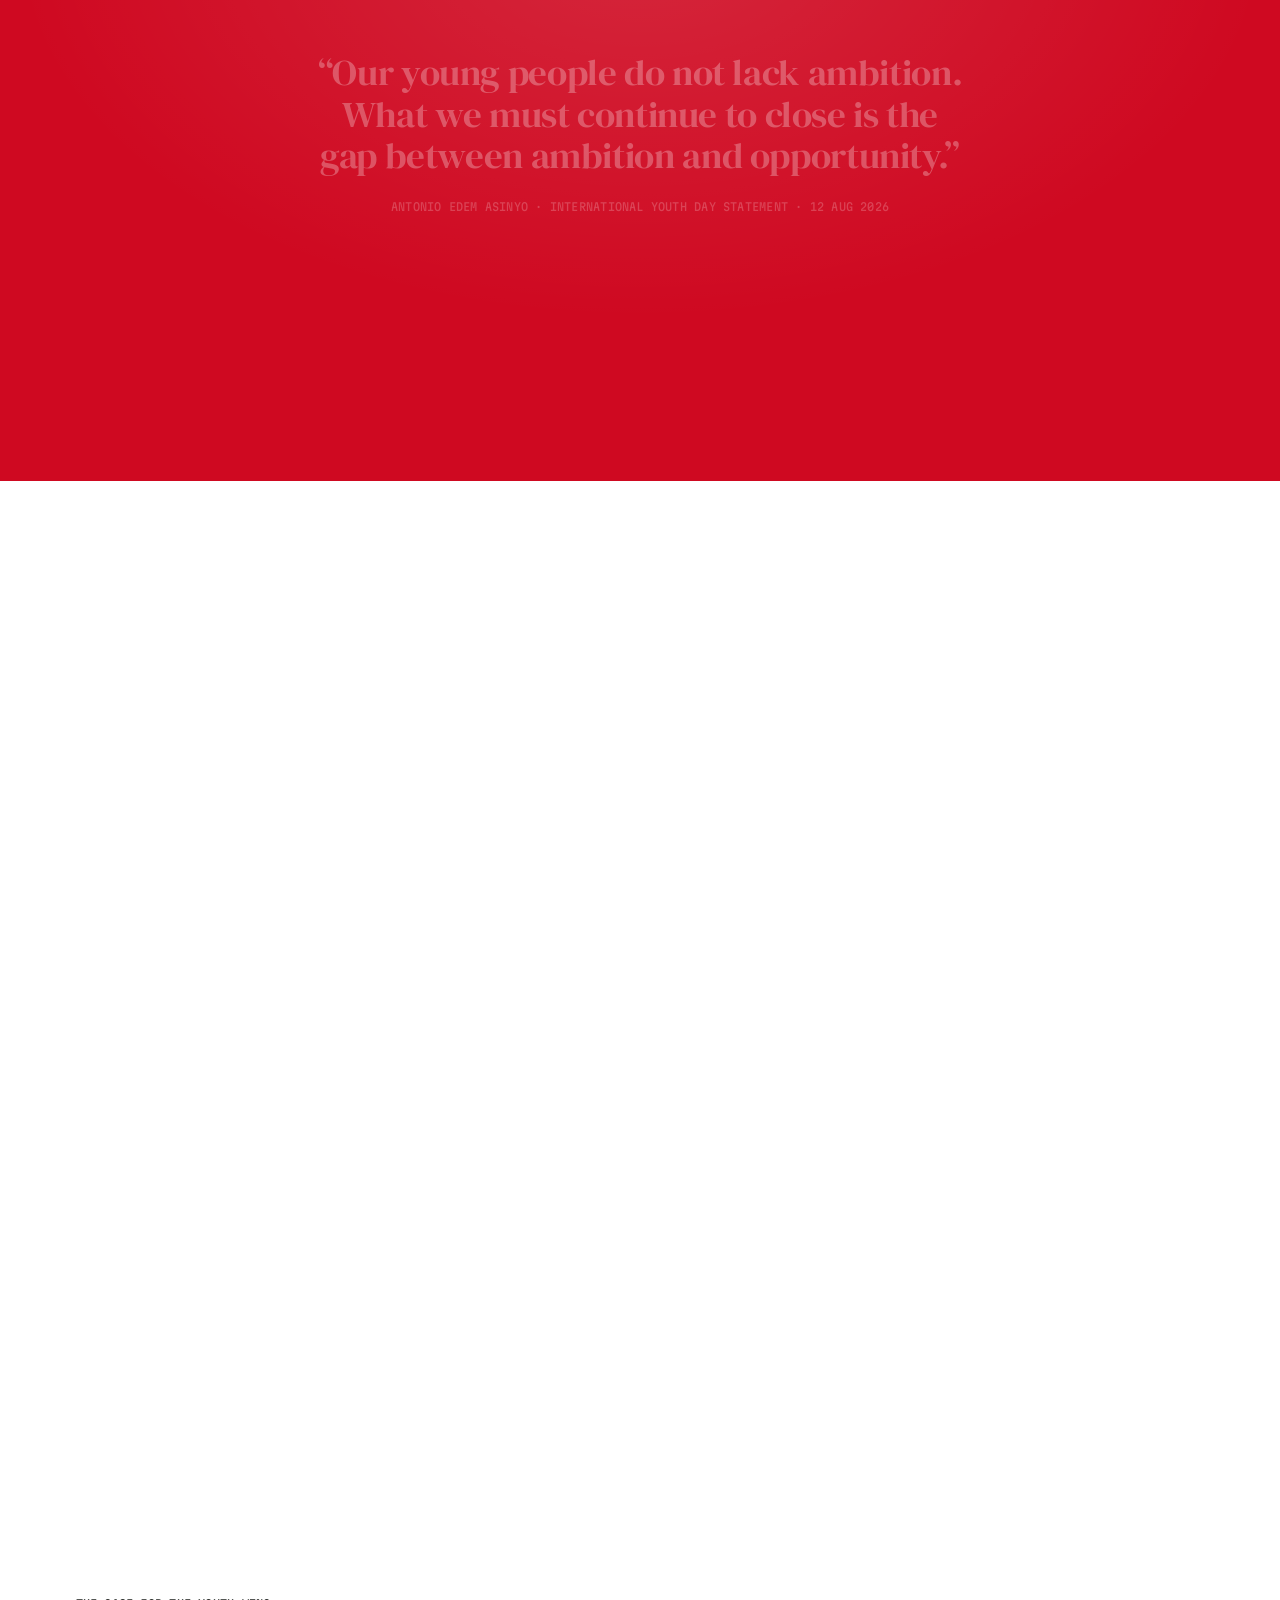
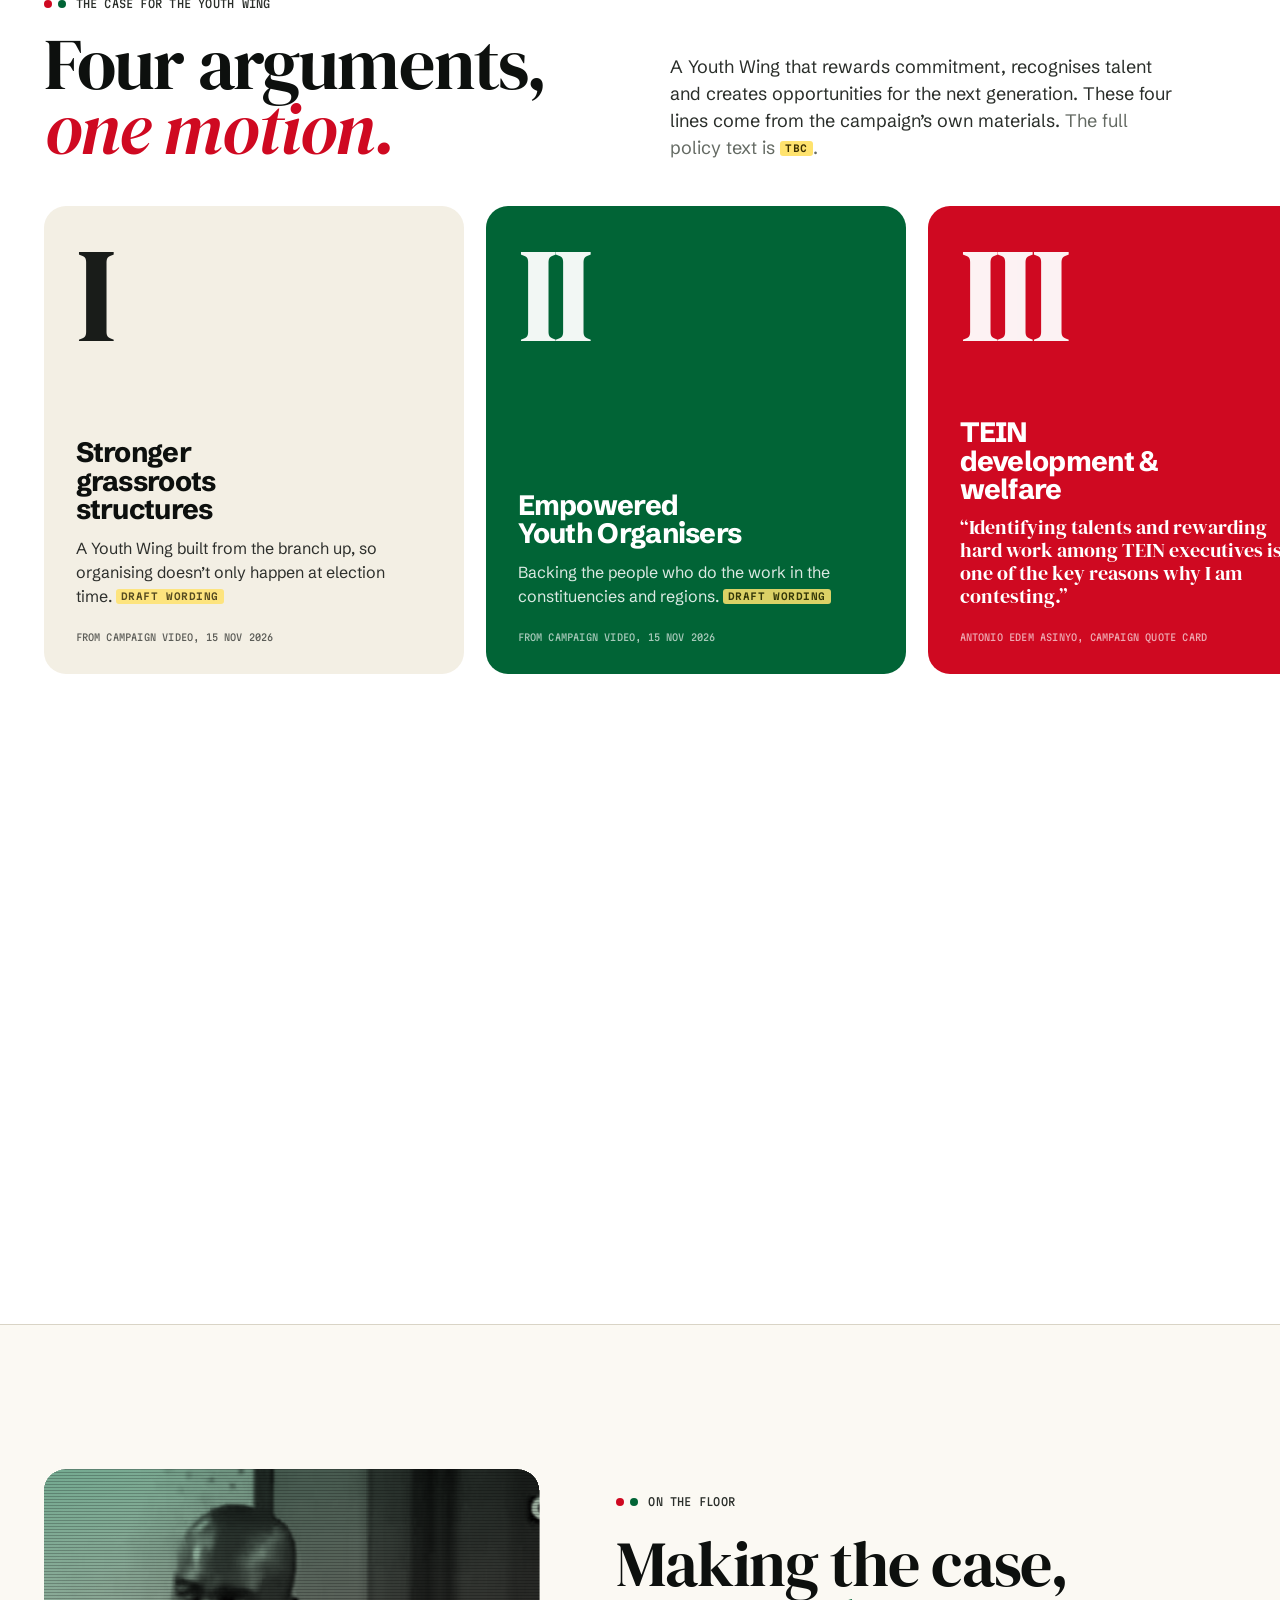
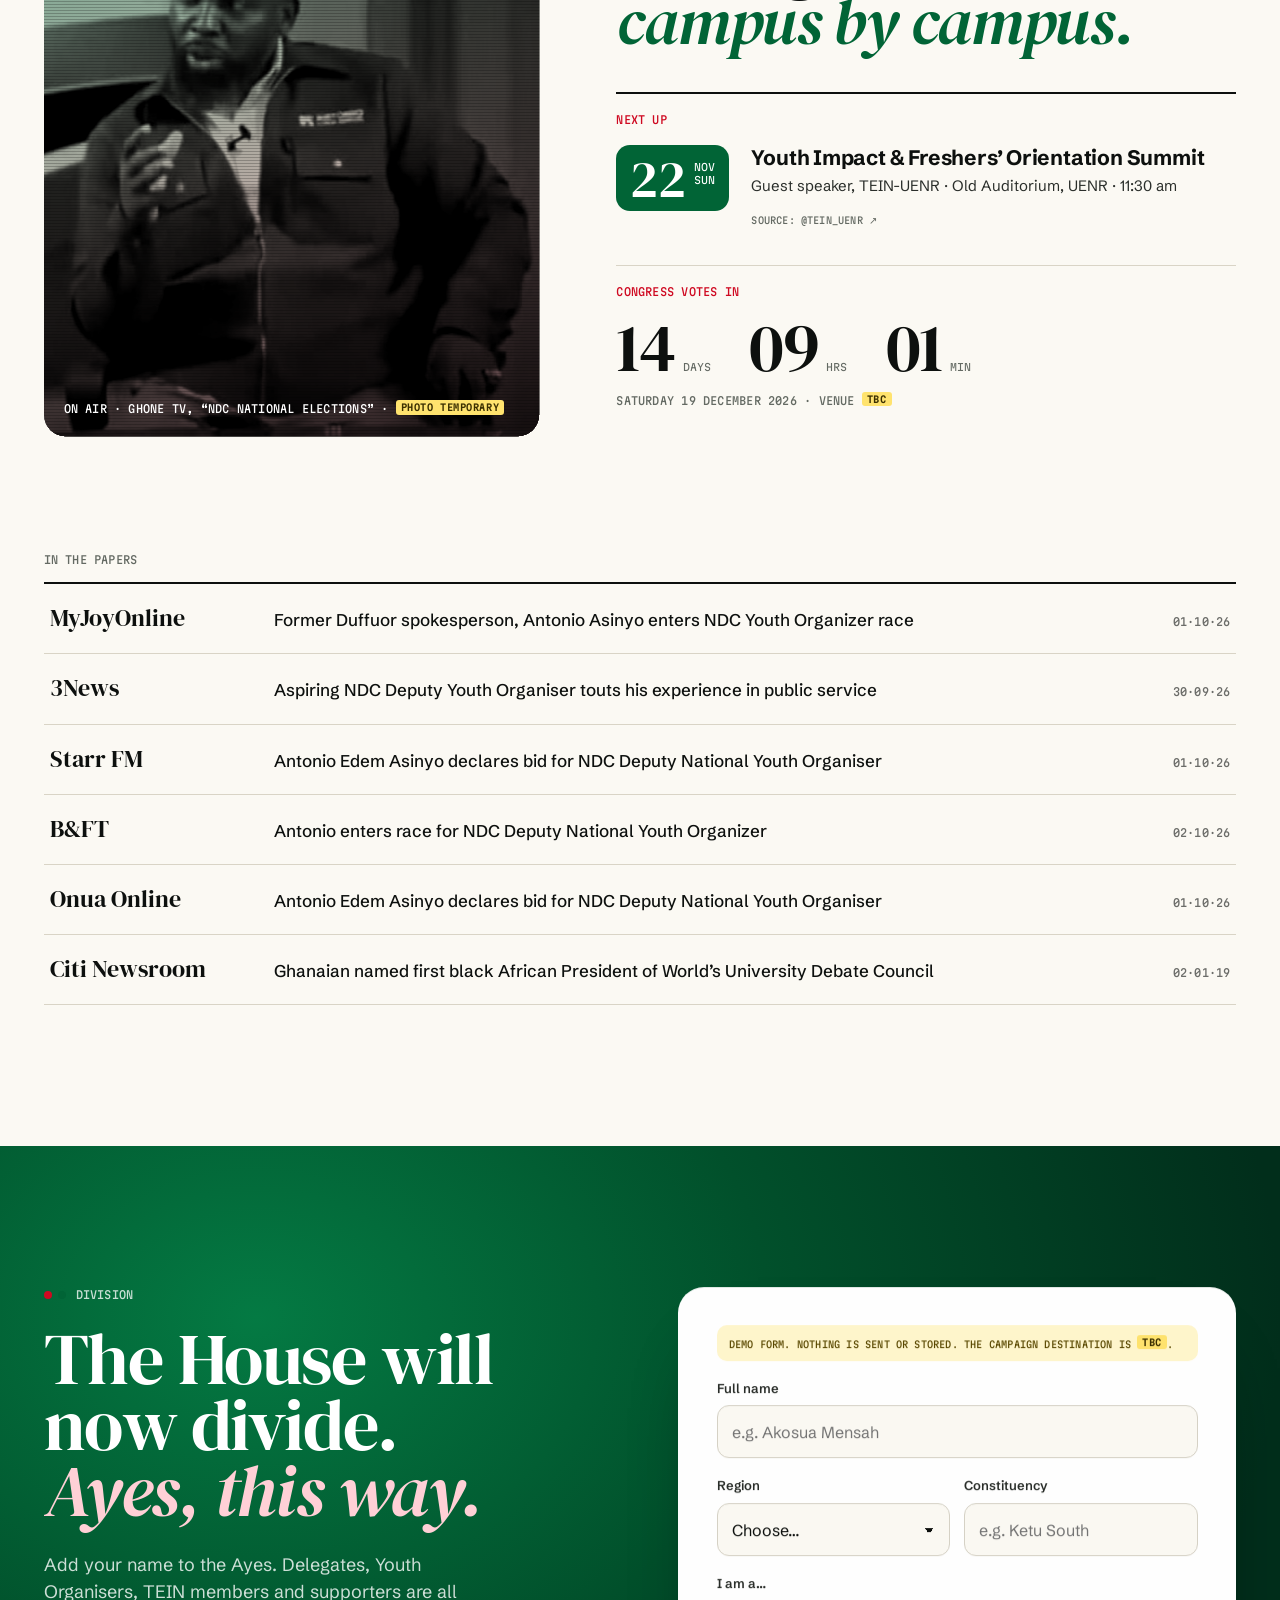
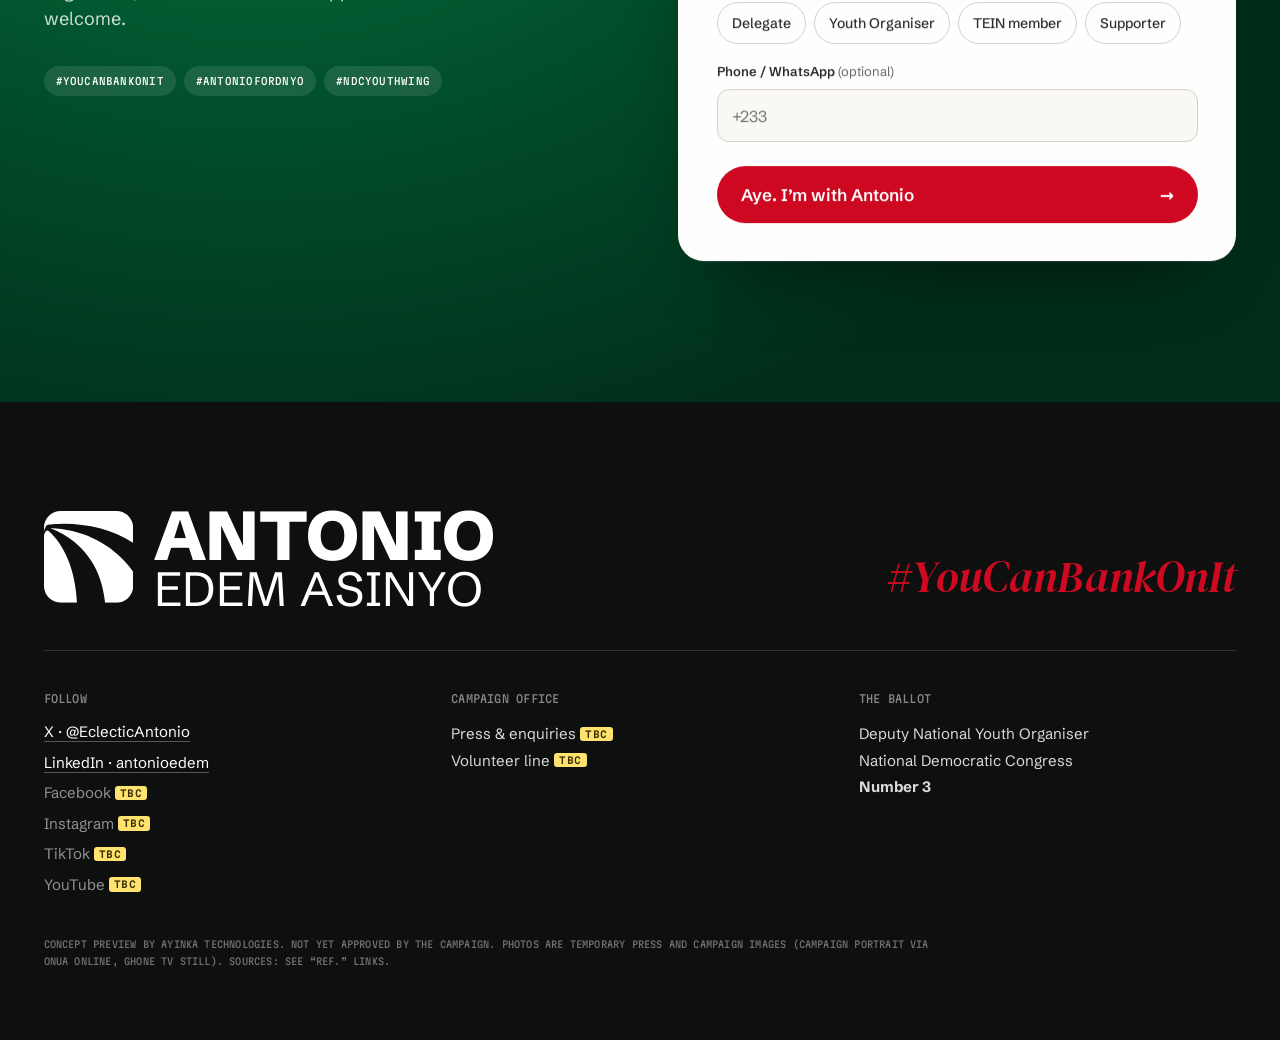
<file: tools/original-index.html>
<!doctype html>
<html lang="en-GH">
<head>
<meta charset="utf-8" />
<meta name="viewport" content="width=device-width, initial-scale=1, viewport-fit=cover" />
<title>Antonio Edem Asinyo · Deputy National Youth Organiser · #3 on the ballot</title>
<meta name="description" content="Antonio Edem Asinyo for NDC Deputy National Youth Organiser. Before trusting a leader's word, look at what they have done. #YouCanBankOnIt" />
<meta name="theme-color" content="#01502b" />
<meta property="og:title" content="Antonio Edem Asinyo · #YouCanBankOnIt" />
<meta property="og:description" content="For Deputy National Youth Organiser of the NDC. #3 on the ballot." />
<meta property="og:image" content="/og.jpg" />
<link rel="icon" href="/img/mark.svg" type="image/svg+xml" />
<link rel="preload" as="image" href="/img/antonio-cut.webp" />
  <script type="module" crossorigin src="/assets/index-mAwrFF4W.js"></script>
  <link rel="stylesheet" crossorigin href="/assets/index-exvLYFtv.css">
</head>
<body>
<a class="skip" href="#main">Skip to content</a>

<header class="hdr" data-hdr>
  <a class="brand" href="#top" aria-label="Antonio Edem Asinyo, home">
    <svg class="brand-mark" viewBox="0 0 86 88" aria-hidden="true"><use href="#mark"/></svg>
    <span class="brand-word"><b>ANTONIO</b><span>EDEM ASINYO</span></span>
  </a>
  <nav class="nav" aria-label="Sections">
    <a href="#record">The record</a>
    <a href="#case">The case</a>
    <a href="#floor">On the floor</a>
  </nav>
  <a class="hdr-cta" href="#divide"><span class="hdr-cta-n">#3</span><span class="hdr-cta-t">Stand with Antonio</span></a>
</header>

<svg width="0" height="0" style="position:absolute" aria-hidden="true">
  <defs>
    <symbol id="mark" viewBox="0 0 86 88">
      <path fill="currentColor" d="M3.5 13.2C30 9.8 62 15 85.6 30.5V16C85.6 7.2 78.4 0 69.6 0H16C7.2 0 0 7.2 0 16v3.4c1-3.4 1.9-5.6 3.5-6.2Z"/>
      <path fill="currentColor" d="M6 16.4c34 1.6 62 17 79.6 42V72c0 8.8-7.2 16-16 16H58.6C55 53 37 29 6 16.4Z"/>
      <path fill="currentColor" d="M3.6 18.4C20.6 33 30 58 31.6 88H16C7.2 88 0 80.8 0 72V24c0-2.6 1.2-4.6 3.6-5.6Z"/>
    </symbol>
  </defs>
</svg>

<main id="main">

<!-- 01 · THE MOTION -->
<section class="hero" id="top" aria-labelledby="hero-h">
  <svg class="hero-arcs" viewBox="0 0 1440 900" preserveAspectRatio="xMidYMid slice" aria-hidden="true">
    <path class="arc a1" d="M-80 120 C 420 90, 980 260, 1240 980" />
    <path class="arc a2" d="M-80 168 C 360 200, 760 470, 860 980" />
    <path class="arc a3" d="M-80 214 C 200 330, 380 640, 400 980" />
  </svg>
  <div class="hero-grain" aria-hidden="true"></div>

  <p class="hero-motion mono" data-fade>
    <span>Motion №&nbsp;3</span><span class="sep">/</span><span>NDC National Congress</span><span class="sep">/</span><span>19·12·2026</span>
  </p>

  <h1 class="hero-h" id="hero-h">
    <span class="sr-only">Antonio Edem Asinyo for Deputy National Youth Organiser. You can bank on it.</span>
    <span class="hl hl-1" aria-hidden="true"><span class="hl-in"><em>You can</em></span></span>
    <span class="hl hl-2" aria-hidden="true"><span class="hl-in">bank</span></span>
    <span class="hl hl-3" aria-hidden="true"><span class="hl-in">on it.</span></span>
  </h1>

  <figure class="hero-fig">
    <img src="/img/antonio-cut.webp" width="1500" height="1348" alt="Antonio Edem Asinyo, smiling, in a white polo shirt" fetchpriority="high" />
  </figure>

  <div class="hero-badge" aria-label="Number 3 on the ballot">
    <svg viewBox="0 0 200 200" class="badge-ring" aria-hidden="true">
      <defs><path id="ring" d="M100,100 m-76,0 a76,76 0 1,1 152,0 a76,76 0 1,1 -152,0"/></defs>
      <text><textPath href="#ring" textLength="470" lengthAdjust="spacing">VOTE · NUMBER THREE · ON THE BALLOT ·</textPath></text>
    </svg>
    <span class="badge-n">3</span>
  </div>

  <div class="hero-foot">
    <p class="hero-who" data-fade>
      <b>Antonio Edem Asinyo</b>
      <span>for Deputy National Youth Organiser, National Democratic Congress</span>
    </p>
    <div class="hero-ctas" data-fade>
      <a class="btn btn-light" href="#divide">Stand with Antonio <i aria-hidden="true">→</i></a>
      <a class="btn btn-ghost" href="#record">Read the record</a>
    </div>
  </div>
</section>

<!-- 02 · THE TEST -->
<section class="test" aria-labelledby="test-h">
  <p class="eyebrow mono"><span class="dot"></span>The test he set himself</p>
  <h2 class="test-q" id="test-h" data-scrub-words>“Before trusting a leader’s word, look at what they have&nbsp;done.”</h2>
  <div class="test-foot">
    <p class="test-cite mono">Antonio Edem Asinyo, declaring for Deputy National Youth Organiser, 1&nbsp;October&nbsp;2026</p>
    <a class="test-next" href="#record">So, here is what he has done <span aria-hidden="true">↓</span></a>
  </div>
</section>

<!-- 03 · THE RECORD (statement of account) -->
<section class="record" id="record" aria-labelledby="record-h">
  <div class="stmt">
    <div class="stmt-perf" aria-hidden="true"></div>
    <header class="stmt-head">
      <div class="stmt-brand">
        <svg viewBox="0 0 86 88" aria-hidden="true"><use href="#mark"/></svg>
        <div>
          <p class="mono stmt-k">Statement of record</p>
          <h2 id="record-h" class="stmt-h">What you can<br><em>bank on</em>.</h2>
        </div>
      </div>
      <dl class="stmt-meta mono">
        <div><dt>Account holder</dt><dd>Antonio Edem Asinyo</dd></div>
        <div><dt>Account</dt><dd>Service: NDC &amp; Ghana’s youth</dd></div>
        <div><dt>Opened</dt><dd>Kuku Hill, NDC Youth Forum</dd></div>
        <div><dt>Audited by</dt><dd>Press reports, linked per line</dd></div>
      </dl>
    </header>

    <div class="stmt-cols mono" aria-hidden="true"><span>Date</span><span>Entry</span><span>Ref.</span></div>
    <ol class="ledger">
      <li class="row" data-row>
        <span class="r-date mono">School&nbsp;days</span>
        <div class="r-body"><h3>Joins the NDC Youth Forum</h3><p>As a high-school student, attends the Forum’s weekly meetings at Kuku Hill.</p></div>
        <a class="r-ref mono" href="https://www.myjoyonline.com/former-duffuor-spokesperson-antonio-asinyo-enters-ndc-youth-organizer-race/" target="_blank" rel="noopener">Joy&nbsp;’26 ↗</a>
      </li>
      <li class="row" data-row>
        <span class="r-date mono">Mills era</span>
        <div class="r-body"><h3>Youth campaign team for Prof. J.&nbsp;E.&nbsp;A.&nbsp;Mills</h3><p>Part of the young party members who campaigned to elect President Mills.</p></div>
        <a class="r-ref mono" href="https://starrfm.com.gh/antonio-edem-asinyo-ndc-deputy-national-youth-organiser/" target="_blank" rel="noopener">Starr&nbsp;FM ↗</a>
      </li>
      <li class="row" data-row>
        <span class="r-date mono">TEIN</span>
        <div class="r-body"><h3>Organises students on campus for the party</h3><p>Through the Tertiary Education Institutions Network: University of Ghana Legon, UPSA, Accra Polytechnic and more.</p></div>
        <a class="r-ref mono" href="https://onuaonline.com/antonio-edem-asinyo-declares-bid-for-ndc-deputy-national-youth-organiser/" target="_blank" rel="noopener">Onua ↗</a>
      </li>
      <li class="row" data-row>
        <span class="r-date mono">2012–14</span>
        <div class="r-body"><h3>President, University of Ghana Debate Society</h3><p>While reading Theatre Arts at Legon (2010–2014).</p></div>
        <a class="r-ref mono" href="https://linkedin.com/in/antonioedem" target="_blank" rel="noopener">LinkedIn ↗</a>
      </li>
      <li class="row" data-row>
        <span class="r-date mono">2014–15</span>
        <div class="r-body"><h3>Brings the continent’s debate championship to West Africa</h3><p>Convenes the first Ghana Universities Debate Championship (2014), then the 8th Pan-African Universities Debate Championship at Legon (2015).</p></div>
        <a class="r-ref mono" href="https://www.myjoyonline.com/first-black-wudc-president-antonio-asinyo-among-chevening-2020-2021-scholars/" target="_blank" rel="noopener">Joy&nbsp;’20 ↗</a>
      </li>
      <li class="row" data-row>
        <span class="r-date mono">2017–20</span>
        <div class="r-body"><h3>Coach, UG Debate Society, and the <em>Women in Debate</em> programme</h3><p>Sets a 50% female-representation rule for every competition. Takes UG to its first Pan-African final (2018).</p></div>
        <a class="r-ref mono" href="https://www.citinewsroom.com/2019/01/ghanaian-named-first-black-african-chair-of-worlds-university-debate-council/" target="_blank" rel="noopener">Citi&nbsp;’19 ↗</a>
      </li>
      <li class="row row-big" data-row>
        <span class="r-date mono">01·01·2019</span>
        <div class="r-body"><h3>Elected President, World Universities Debating Council</h3><p>Cape Town. The first Ghanaian and first Black African to hold the post in the council’s 39 years.</p></div>
        <a class="r-ref mono" href="https://www.myjoyonline.com/ghanaian-is-first-black-president-of-world-universities-debating-council/" target="_blank" rel="noopener">Joy&nbsp;’19 ↗</a>
      </li>
      <li class="row" data-row>
        <span class="r-date mono">2020–21</span>
        <div class="r-body"><h3>Chevening Scholar, University of Reading</h3><p>Postgraduate study in Communication for Development.</p></div>
        <a class="r-ref mono" href="https://www.myjoyonline.com/first-black-wudc-president-antonio-asinyo-among-chevening-2020-2021-scholars/" target="_blank" rel="noopener">Joy&nbsp;’20 ↗</a>
      </li>
      <li class="row" data-row>
        <span class="r-date mono">Public service <b class="tbc">TBC</b></span>
        <div class="r-body"><h3>Ministry of Information · Ministry of Foreign Affairs</h3><p>Public service at two ministries. <span class="tbc-note">Dates and roles to be confirmed with the campaign.</span></p></div>
        <a class="r-ref mono" href="https://www.3news.com/news/aspiring-ndc-deputy-youth-organiser-touts-his-experience-in-public-service" target="_blank" rel="noopener">3News ↗</a>
      </li>
      <li class="row" data-row>
        <span class="r-date mono">2023</span>
        <div class="r-body"><h3>Campaign spokesperson to Dr Kwabena Duffuor</h3><p>Speaks for the former Finance Minister and Bank of Ghana Governor’s flagbearer campaign.</p></div>
        <a class="r-ref mono" href="https://www.myjoyonline.com/dr-duffour-will-win-flagbearership-race-if-primaries-are-held-today-campaign-spokesperson/" target="_blank" rel="noopener">Joy&nbsp;’23 ↗</a>
      </li>
      <li class="row" data-row>
        <span class="r-date mono">Today</span>
        <div class="r-body"><h3>Agribusiness operations, then mining-sector communications</h3><p>Has led operations for an agribusiness venture and now coordinates external communications and media relations in mining.</p></div>
        <a class="r-ref mono" href="https://www.myjoyonline.com/former-duffuor-spokesperson-antonio-asinyo-enters-ndc-youth-organizer-race/" target="_blank" rel="noopener">Joy&nbsp;’26 ↗</a>
      </li>
    </ol>
    <footer class="stmt-foot">
      <div class="stmt-close mono">
        <span>Closing line, 01·10·2026</span>
        <strong>“This time, I seek your support for a greater call.”</strong>
      </div>
      <div class="stamp" aria-label="Stamp: on record, every line sourced" data-stamp>
        <span class="stamp-t">ON RECORD</span>
        <span class="stamp-s">Every line sourced</span>
      </div>
    </footer>
  </div>
</section>

<!-- 04 · FIRST -->
<section class="first" aria-labelledby="first-h">
  <div class="first-num" aria-hidden="true"><span class="first-1">1</span><span class="first-st">st</span></div>
  <div class="first-copy">
    <p class="eyebrow mono eyebrow-light"><span class="dot"></span>Cape Town, 1 January 2019</p>
    <h2 id="first-h" class="first-h">The first African to chair the <em>world’s</em> university debating council.</h2>
    <p class="first-p">For 39 years no African had held the post. Delegates from debating nations elected a Legon coach to it, and he has spent the years since preparing young people to lead.</p>
    <div class="first-years mono" aria-hidden="true"><span data-count="39">0</span> years · 0 African presidents → 1</div>
  </div>
</section>

<!-- 05 · THE GAP -->
<section class="gap" aria-labelledby="gap-h">
  <h2 class="sr-only" id="gap-h">Closing the gap between ambition and opportunity</h2>
  <div class="gap-stage" data-gap>
    <span class="gap-w gap-a">Ambition</span>
    <span class="gap-bridge" aria-hidden="true"><i></i></span>
    <span class="gap-w gap-b">Opportunity</span>
  </div>
  <blockquote class="gap-quote">
    <p>“Our young people do not lack ambition. What we must continue to close is the gap between ambition and opportunity.”</p>
    <footer class="mono">Antonio Edem Asinyo · International Youth Day statement · 12 Aug 2026</footer>
  </blockquote>
</section>

<!-- 06 · THE CASE -->
<section class="case" id="case" aria-labelledby="case-h">
  <div class="case-intro">
    <p class="eyebrow mono"><span class="dot"></span>The case for the Youth Wing</p>
    <h2 id="case-h" class="case-h">Four arguments,<br><em>one motion.</em></h2>
    <p class="case-lede">A Youth Wing that rewards commitment, recognises talent and creates opportunities for the next generation. These four lines come from the campaign’s own materials. <span class="tbc-note">The full policy text is <b class="tbc">TBC</b>.</span></p>
  </div>
  <div class="case-track" data-track>
    <article class="arg">
      <span class="arg-n">I</span>
      <h3>Stronger grassroots structures</h3>
      <p>A Youth Wing built from the branch up, so organising doesn’t only happen at election time. <b class="tbc">Draft wording</b></p>
      <span class="arg-k mono">From campaign video, 15 Nov 2026</span>
    </article>
    <article class="arg">
      <span class="arg-n">II</span>
      <h3>Empowered Youth Organisers</h3>
      <p>Backing the people who do the work in the constituencies and regions. <b class="tbc">Draft wording</b></p>
      <span class="arg-k mono">From campaign video, 15 Nov 2026</span>
    </article>
    <article class="arg arg-red">
      <span class="arg-n">III</span>
      <h3>TEIN development &amp; welfare</h3>
      <p>“Identifying talents and rewarding hard work among TEIN executives is one of the key reasons why I am contesting.”</p>
      <span class="arg-k mono">Antonio Edem Asinyo, campaign quote card</span>
    </article>
    <article class="arg">
      <span class="arg-n">IV</span>
      <h3>Youth inclusion in party leadership</h3>
      <p>Young people at the table where the party’s decisions are made, not just on the trail. <b class="tbc">Draft wording</b></p>
      <span class="arg-k mono">From campaign video, 15 Nov 2026</span>
    </article>
  </div>
</section>

<!-- 07 · ON THE FLOOR -->
<section class="floor" id="floor" aria-labelledby="floor-h">
  <div class="floor-grid">
    <figure class="floor-fig" data-reveal-img>
      <img src="/img/ghone-studio.jpg" width="684" height="530" loading="lazy" alt="Antonio Edem Asinyo speaking in the GHOne TV studio" />
      <figcaption class="mono">On air · GHOne TV, “NDC National Elections” · <span class="tbc">photo temporary</span></figcaption>
    </figure>
    <div class="floor-copy">
      <p class="eyebrow mono"><span class="dot"></span>On the floor</p>
      <h2 id="floor-h" class="floor-h">Making the case, <em>campus by campus.</em></h2>

      <div class="next">
        <p class="next-k mono">Next up</p>
        <div class="next-row">
          <div class="next-date"><b>22</b><span>Nov<br>Sun</span></div>
          <div>
            <h3>Youth Impact &amp; Freshers’ Orientation Summit</h3>
            <p>Guest speaker, TEIN-UENR · Old Auditorium, UENR · 11:30&nbsp;am</p>
            <a class="lnk mono" href="https://x.com/Tein_Uenr/status/2122600638647525511" target="_blank" rel="noopener">Source: @Tein_Uenr ↗</a>
          </div>
        </div>
      </div>

      <div class="clock" aria-label="Countdown to the NDC National Congress">
        <p class="mono clock-k">Congress votes in</p>
        <div class="clock-n" data-countdown="2026-12-19T08:00:00Z">
          <div><b data-d>--</b><span>days</span></div>
          <div><b data-h>--</b><span>hrs</span></div>
          <div><b data-m>--</b><span>min</span></div>
        </div>
        <p class="mono clock-s">Saturday 19 December 2026 · Venue <b class="tbc">TBC</b></p>
      </div>
    </div>
  </div>

  <div class="press">
    <h3 class="press-h mono">In the papers</h3>
    <ul class="press-list">
      <li><a href="https://www.myjoyonline.com/former-duffuor-spokesperson-antonio-asinyo-enters-ndc-youth-organizer-race/" target="_blank" rel="noopener"><span class="p-o">MyJoyOnline</span><span class="p-t">Former Duffuor spokesperson, Antonio Asinyo enters NDC Youth Organizer race</span><span class="p-d mono">01·10·26</span></a></li>
      <li><a href="https://www.3news.com/news/aspiring-ndc-deputy-youth-organiser-touts-his-experience-in-public-service" target="_blank" rel="noopener"><span class="p-o">3News</span><span class="p-t">Aspiring NDC Deputy Youth Organiser touts his experience in public service</span><span class="p-d mono">30·09·26</span></a></li>
      <li><a href="https://starrfm.com.gh/antonio-edem-asinyo-ndc-deputy-national-youth-organiser/" target="_blank" rel="noopener"><span class="p-o">Starr FM</span><span class="p-t">Antonio Edem Asinyo declares bid for NDC Deputy National Youth Organiser</span><span class="p-d mono">01·10·26</span></a></li>
      <li><a href="https://thebftonline.com/article/antonio-enters-race-for-ndc-deputy-national-youth-organizer" target="_blank" rel="noopener"><span class="p-o">B&amp;FT</span><span class="p-t">Antonio enters race for NDC Deputy National Youth Organizer</span><span class="p-d mono">02·10·26</span></a></li>
      <li><a href="https://onuaonline.com/antonio-edem-asinyo-declares-bid-for-ndc-deputy-national-youth-organiser/" target="_blank" rel="noopener"><span class="p-o">Onua Online</span><span class="p-t">Antonio Edem Asinyo declares bid for NDC Deputy National Youth Organiser</span><span class="p-d mono">01·10·26</span></a></li>
      <li><a href="https://www.citinewsroom.com/2019/01/ghanaian-named-first-black-african-chair-of-worlds-university-debate-council/" target="_blank" rel="noopener"><span class="p-o">Citi Newsroom</span><span class="p-t">Ghanaian named first black African President of World’s University Debate Council</span><span class="p-d mono">02·01·19</span></a></li>
    </ul>
  </div>
</section>

<!-- 08 · DIVIDE THE HOUSE -->
<section class="divide" id="divide" aria-labelledby="divide-h">
  <div class="divide-copy">
    <p class="eyebrow mono eyebrow-light"><span class="dot"></span>Division</p>
    <h2 id="divide-h" class="divide-h">The House will<br>now divide.<br><em>Ayes, this way.</em></h2>
    <p class="divide-p">Add your name to the Ayes. Delegates, Youth Organisers, TEIN members and supporters are all welcome.</p>
    <ul class="divide-tags mono" aria-label="Campaign hashtags"><li>#YouCanBankOnIt</li><li>#AntonioForDNYO</li><li>#NDCYouthWing</li></ul>
  </div>
  <form class="pledge" data-pledge novalidate>
    <p class="pledge-demo mono" role="note">Demo form. Nothing is sent or stored. The campaign destination is <b class="tbc">TBC</b>.</p>
    <div class="f"><label for="f-name">Full name</label><input id="f-name" name="name" autocomplete="name" required placeholder="e.g. Akosua Mensah" /></div>
    <div class="f-2">
      <div class="f"><label for="f-region">Region</label>
        <select id="f-region" name="region" required>
          <option value="">Choose…</option>
          <option>Ahafo</option><option>Ashanti</option><option>Bono</option><option>Bono East</option><option>Central</option><option>Eastern</option><option>Greater Accra</option><option>North East</option><option>Northern</option><option>Oti</option><option>Savannah</option><option>Upper East</option><option>Upper West</option><option>Volta</option><option>Western</option><option>Western North</option>
        </select>
      </div>
      <div class="f"><label for="f-const">Constituency</label><input id="f-const" name="constituency" placeholder="e.g. Ketu South" /></div>
    </div>
    <fieldset class="f roles">
      <legend>I am a…</legend>
      <label><input type="radio" name="role" value="delegate" required /><span>Delegate</span></label>
      <label><input type="radio" name="role" value="organiser" /><span>Youth Organiser</span></label>
      <label><input type="radio" name="role" value="tein" /><span>TEIN member</span></label>
      <label><input type="radio" name="role" value="supporter" /><span>Supporter</span></label>
    </fieldset>
    <div class="f"><label for="f-phone">Phone / WhatsApp <span class="opt">(optional)</span></label><input id="f-phone" name="phone" type="tel" inputmode="tel" autocomplete="tel" placeholder="+233" /></div>
    <button class="btn btn-aye" type="submit"><span>Aye. I’m with Antonio</span><i aria-hidden="true">→</i></button>
    <p class="pledge-ok" role="status" aria-live="polite" hidden></p>
  </form>
</section>

</main>

<footer class="foot">
  <div class="foot-top">
    <div class="foot-logo" aria-label="Antonio Edem Asinyo">
      <svg viewBox="0 0 86 88" aria-hidden="true"><use href="#mark"/></svg>
      <span><b>ANTONIO</b><span>EDEM ASINYO</span></span>
    </div>
    <p class="foot-slogan">#YouCanBankOnIt</p>
  </div>
  <div class="foot-grid">
    <div>
      <p class="foot-k mono">Follow</p>
      <ul class="socials">
        <li><a href="https://x.com/EclecticAntonio" target="_blank" rel="noopener">X · @EclecticAntonio</a></li>
        <li><a href="https://linkedin.com/in/antonioedem" target="_blank" rel="noopener">LinkedIn · antonioedem</a></li>
        <li><span class="soc-tbc">Facebook <b class="tbc">TBC</b></span></li>
        <li><span class="soc-tbc">Instagram <b class="tbc">TBC</b></span></li>
        <li><span class="soc-tbc">TikTok <b class="tbc">TBC</b></span></li>
        <li><span class="soc-tbc">YouTube <b class="tbc">TBC</b></span></li>
      </ul>
    </div>
    <div>
      <p class="foot-k mono">Campaign office</p>
      <p class="foot-v">Press &amp; enquiries <b class="tbc">TBC</b><br>Volunteer line <b class="tbc">TBC</b></p>
    </div>
    <div>
      <p class="foot-k mono">The ballot</p>
      <p class="foot-v">Deputy National Youth Organiser<br>National Democratic Congress<br><strong>Number 3</strong></p>
    </div>
  </div>
  <p class="foot-legal mono">Concept preview by AYINKA Technologies. Not yet approved by the campaign. Photos are temporary press and campaign images (campaign portrait via Onua Online, GHOne TV still). Sources: see “Ref.” links.</p>
</footer>

</body>
</html>
</file>
<file: assets/campaign.css>
@font-face{font-family:Campaign;src:url('/assets/schibsted-grotesk-latin-wght-normal-Bb8VGrTG.woff2') format('woff2');font-weight:400 900;font-display:swap}
@font-face{font-family:Editorial;src:url('/assets/dm-serif-display-latin-400-normal-C5_t9oOD.woff2') format('woff2');font-weight:400;font-display:swap}
@font-face{font-family:Editorial;src:url('/assets/dm-serif-display-latin-400-italic-DpcbibHm.woff2') format('woff2');font-style:italic;font-weight:400;font-display:swap}
:root{--green:#005236;--deep:#003b29;--red:#c92437;--ink:#102a21;--paper:#f6f4ec;--line:#ccd3c9;--gutter:clamp(24px,5.2vw,84px)}
*{box-sizing:border-box}html{scroll-behavior:smooth;scroll-padding-top:100px}body{margin:0;background:var(--paper);color:var(--ink);font:400 17px/1.65 Campaign,Arial,sans-serif}h1,h2,h3,p,figure{margin:0}a{color:inherit;text-underline-offset:5px}img{display:block;max-width:100%;height:auto}button{font:inherit;cursor:pointer}button:disabled{cursor:not-allowed}[hidden]{display:none!important}a:focus-visible,button:focus-visible,summary:focus-visible{outline:3px solid #f4bc45;outline-offset:5px}::selection{background:var(--red);color:#fff}h2{font-size:clamp(42px,4.8vw,72px);font-weight:750;line-height:1.06;letter-spacing:-.035em;text-wrap:balance}h2 em{font-family:Editorial,Georgia,serif;font-weight:400}a,button,summary{-webkit-tap-highlight-color:transparent}svg{display:block;flex-shrink:0}.skip{position:fixed;left:20px;top:-100px;z-index:100;padding:14px;background:white;color:var(--ink)}.skip:focus{top:10px}.section{padding:100px var(--gutter)}
.hdr{position:sticky;top:0;z-index:30;display:flex;align-items:center;justify-content:space-between;gap:24px;padding:20px var(--gutter);background:var(--deep);color:#fff;border-bottom:1px solid #ffffff26}.brand{display:flex;align-items:center;gap:12px;text-decoration:none;line-height:.95}.brand img{filter:brightness(0) invert(1)}.brand>span{font-size:23px;letter-spacing:-.025em;font-weight:850}.brand b{display:block;font-size:13px;letter-spacing:.13em;font-weight:500;margin-top:6px}.nav{display:flex;gap:28px}.nav a{font-size:14px;text-decoration:none;display:flex;align-items:center;min-height:44px;position:relative}.nav a:after{content:'';position:absolute;height:2px;bottom:2px;left:0;right:0;background:#fff;transform:scaleX(0);transform-origin:left;transition:transform .2s}.nav a:hover:after,.nav a[aria-current]:after{transform:scaleX(1)}.button{display:inline-flex;align-items:center;justify-content:center;gap:10px;min-height:52px;border:0;border-radius:4px;padding:14px 24px;font-size:15px;font-weight:700;text-decoration:none;line-height:1.4;transition:background .2s,color .2s}.button svg{width:19px;height:19px}.donate-nav,.red{background:var(--red);color:#fff}.red:hover,.donate-nav:hover{background:#a51b2b}.dark{background:var(--green);color:white}.dark:hover{background:var(--deep)}.menu-toggle{background:none;color:white;border:1px solid #ffffff70;border-radius:4px;padding:10px 16px;min-height:44px}.text-link{display:inline-flex;align-items:center;min-height:44px;text-decoration:none;border-bottom:1px solid currentColor;font-size:15px;font-weight:600}.light{color:#fff}.source-link{display:inline-block;font-size:14px;line-height:1.6;min-height:44px;padding-block:10px}
.hero{position:relative;min-height:730px;height:calc(100svh - 93px);max-height:940px;background:var(--green);color:white;display:grid;grid-template-columns:1fr 1fr;padding:55px var(--gutter) 100px;overflow:hidden;isolation:isolate}.hero-copy{position:relative;z-index:3;align-self:center}.hero h1{font-size:clamp(64px,7.4vw,112px);line-height:.94;letter-spacing:-.04em;font-weight:800;margin-bottom:26px}.hero h1 em{font-family:Editorial,Georgia,serif;font-weight:400;font-size:1.13em;letter-spacing:-.03em}.hero h1>span{color:#ffb5bf}.hero-copy p{font-size:16px;line-height:1.6;color:#dfebe5}.hero-copy strong{font-weight:550}.hero-actions{display:flex;align-items:center;gap:24px;margin-top:27px}.portrait-stage{position:absolute;width:60%;height:calc(100% - 45px);right:0;bottom:0;z-index:1}.hero-portrait{position:absolute;width:auto;max-width:none;height:96%;right:-4%;bottom:0;object-fit:contain}.portrait-type{position:absolute;font-size:clamp(90px,12.5vw,200px);font-weight:900;letter-spacing:-.04em;line-height:1;right:0;top:7%;color:#ffffff12;writing-mode:vertical-rl}.portrait-signature{position:absolute;bottom:105px;right:var(--gutter);z-index:2;background:var(--red);color:white;padding:18px 28px;transform:rotate(-4deg);line-height:.9;text-align:center}.portrait-signature span{display:block;font-size:clamp(30px,4.2vw,60px);font-weight:850;letter-spacing:-.035em}.portrait-signature b{display:block;margin-top:9px;font-size:clamp(13px,1.8vw,23px);letter-spacing:.14em;font-weight:500}.hero-baseline{position:absolute;bottom:0;left:var(--gutter);right:var(--gutter);display:flex;justify-content:space-between;align-items:center;border-top:1px solid #ffffff50;padding:20px 0;z-index:5;font-size:13px}.hero-baseline a{display:flex;gap:14px;align-items:center;text-decoration:none}.hero-baseline svg{width:19px;height:19px}.campaign-ribbon{display:flex;justify-content:space-around;gap:24px;align-items:center;padding:24px var(--gutter);background:var(--red);color:#fff;font-size:clamp(17px,2vw,27px);font-weight:650;line-height:1.2;overflow:hidden}.campaign-ribbon svg{width:22px;height:22px;fill:currentColor}
.about{display:grid;grid-template-columns:1fr 1fr;gap:8vw}.about-title .text-link{margin-top:28px}.about-story{padding-top:7px}.lead{font-size:clamp(23px,2.3vw,33px);font-weight:600;line-height:1.35;letter-spacing:-.025em}.about-story>p:not(.lead){margin-top:24px;max-width:58ch}.about-story .source-link{margin-top:18px;color:#325446}.milestone{background:var(--deep);color:white;display:grid;grid-template-columns:1fr 1fr;gap:8vw;align-items:center}.milestone figure{position:relative;align-self:stretch;min-height:380px}.milestone figure img{height:100%;width:100%;object-fit:cover;object-position:50% 30%}.milestone figcaption{position:absolute;bottom:0;left:0;right:0;background:var(--deep);padding:12px 0;font-size:13px;color:#d5e3dc}.milestone-copy p{margin-top:24px;color:#d5e3dc;max-width:55ch}.milestone-copy .text-link{margin-top:24px}.section-heading{display:flex;justify-content:space-between;align-items:end;gap:48px;margin-bottom:50px}.section-heading>p{font-size:16px;color:#466052;line-height:1.6}.record-details{border-top:1px solid var(--ink)}.record-details>summary{display:flex;justify-content:space-between;align-items:center;padding:23px 0;font-size:16px;font-weight:650;cursor:pointer;list-style:none}.record-details>summary::-webkit-details-marker{display:none}.record-details>summary span{font-size:30px;font-weight:400;line-height:1}.record-details[open]>summary span{transform:rotate(45deg)}.ledger{list-style:none;padding:0;margin:0}.record-entry{display:grid;grid-template-columns:120px 1fr 100px;gap:30px;padding:27px 0;border-top:1px solid var(--line);align-items:baseline}.r-date{font-size:14px;color:#466052}.r-body h3{font-size:21px;font-weight:650;line-height:1.3;letter-spacing:-.02em}.r-body p{margin-top:8px;font-size:16px;color:#466052;max-width:65ch}.r-ref{font-size:13px;padding:12px 0;min-height:44px}.featured{background:#e7ede5;padding-inline:22px;margin-inline:-22px}.vision{display:grid;grid-template-columns:1fr 1fr;gap:8vw;background:#e9eee4;align-items:center}.vision-statement{position:relative;display:flex;gap:30px;justify-content:space-between}.vision-statement h2{font-size:clamp(48px,5.7vw,86px)}.vision-star{width:60px;height:60px;align-self:flex-end;margin-bottom:10px;color:var(--red)}.vision-copy>p:not(.lead){margin-top:24px;max-width:58ch}.vision-copy .button{margin-top:30px}.news-layout{display:grid;grid-template-columns:1.05fr 1fr;gap:6vw}.news-image img{width:100%;height:100%;max-height:520px;object-fit:cover;object-position:center}.news-image{position:relative;padding-bottom:35px}.news-image figcaption{font-size:13px;position:absolute;bottom:0;left:0}.news-list>a{display:block;text-decoration:none;border-top:1px solid var(--line);padding:22px 0}.news-list>a:first-child{border-top:1px solid var(--ink);padding-top:20px}.news-list>a>span:first-child{font-size:13px;display:flex;justify-content:space-between;gap:15px;color:#466052}.news-list h3{font-size:24px;font-weight:650;line-height:1.3;letter-spacing:-.025em;margin:13px 0}.read-story{font-size:13px;text-decoration:underline;text-underline-offset:4px}.news-list a:hover h3{color:var(--green);text-decoration:underline;text-underline-offset:5px}
.donation{background:var(--green);color:#fff;display:grid;grid-template-columns:1.1fr .9fr;gap:9vw;align-items:center}.donation-message h2{font-size:clamp(45px,5vw,76px)}.donation-message>p{max-width:43ch;margin-top:30px;color:#e0ebe5}.donation-slogan{display:block;margin-top:40px;font-size:15px}.donation-panel{background:var(--paper);color:var(--ink);padding:40px;border-radius:12px}.donation-panel>svg{width:37px;height:37px;color:var(--red);margin-bottom:24px}.donation-panel h3{font-size:28px;font-weight:700;line-height:1.2;letter-spacing:-.025em}.donation-panel>p{font-size:15px;margin-top:18px}.donation-status{border-top:1px solid var(--line);border-bottom:1px solid var(--line);padding:19px 0;margin:27px 0;display:flex;justify-content:space-between;gap:20px;font-size:13px}.donation-status strong{font-weight:650;text-align:right}.donation-panel .button{width:100%}.unavailable{background:#e0e4dc;color:#58665c;border:1px solid #c3ccc1}.donation-note{font-size:13px!important;color:#466052}.donation-panel .source-link{margin-top:12px;font-size:13px}.connect{display:grid;grid-template-columns:1fr 1fr;gap:8vw}.connect-actions>a{display:block;text-decoration:none;border-top:1px solid var(--line);padding:21px 0}.connect-actions span{display:block;font-size:13px;color:#466052}.connect-actions b{font-size:22px;line-height:1.4;font-weight:600}.connect-actions>a:hover b{text-decoration:underline}.connect-actions button{background:none;border:0;border-bottom:1px solid var(--ink);padding:14px 0;color:var(--ink);font-size:15px;min-height:44px}.connect-actions #share-status{font-size:14px;margin-top:12px;overflow-wrap:anywhere}.foot{background:var(--deep);color:white;padding:65px var(--gutter) 30px}.footer-brand{display:inline-block;text-decoration:none;font-size:clamp(48px,9vw,128px);font-weight:850;letter-spacing:-.04em;line-height:.9}.footer-brand span{display:block;font-size:.39em;letter-spacing:.08em;font-weight:500;margin-top:18px}.footer-links{display:flex;gap:32px;margin:42px 0;padding-bottom:28px;border-bottom:1px solid #ffffff40;flex-wrap:wrap}.footer-links a{font-size:14px;min-height:44px;display:flex;align-items:center;text-decoration:none}.footer-links a:hover{text-decoration:underline}.footer-bottom{display:grid;grid-template-columns:1fr 1fr;gap:8vw;font-size:12px;color:#c4d7cb;line-height:1.7}.mobile-donate{display:none}.utility{max-width:850px;margin:auto;padding:90px 24px}.utility h1{font-size:clamp(42px,6vw,72px);line-height:1.1;letter-spacing:-.03em}.utility h2{font-size:27px;margin-top:36px}.utility p{margin-top:24px}.utility .button,.utility .btn{display:inline-flex;padding:14px 22px;background:var(--green);color:#fff;text-decoration:none}
@media(min-width:901px){.menu-toggle{display:none!important}}
@media(max-width:1150px){.nav{gap:20px}.hero-actions{align-items:start;flex-direction:column;gap:10px}.portrait-stage{width:59%}.hero-portrait{right:-12%;height:91%}.section{padding-block:80px}.donation-panel{padding:30px}}
@media(max-width:900px){.hdr{gap:16px;padding:15px var(--gutter);flex-wrap:wrap}.brand{margin-right:auto}.brand>span{font-size:21px}.brand b{font-size:11px}.brand img{width:29px;height:30px}.menu-toggle:not([hidden]){display:block;order:3}.nav{order:4;flex-basis:100%;flex-wrap:wrap;gap:4px 24px}.nav.js-menu{display:none}.nav.js-menu.is-open{display:flex}.donate-nav{min-height:44px;padding:10px 15px;font-size:14px}.hero{min-height:720px;max-height:850px;padding-top:40px}.hero h1{font-size:78px}.hero-portrait{right:-25%;height:86%}.portrait-signature{right:24px;bottom:100px}.portrait-type{right:-12px;top:17%}.hero-copy p{font-size:15px;max-width:29ch}.hero-baseline{font-size:12px}.campaign-ribbon{gap:20px;padding:22px 24px;font-size:19px}.campaign-ribbon span:last-child{display:none}.campaign-ribbon svg:last-of-type{display:none}.section{padding-block:65px}.section-heading{gap:30px}.section-heading>p{max-width:24ch}.record-entry{grid-template-columns:95px 1fr 85px;gap:20px}.r-body h3{font-size:19px}.r-ref{font-size:12px}.donation{gap:5vw}.donation-panel h3{font-size:24px}.donation-status{flex-direction:column;gap:5px}.donation-status strong{text-align:left}.news-list h3{font-size:21px}.vision-star{display:none}}
@media(max-width:600px){html{scroll-padding-top:90px}.hdr{gap:10px}.brand>span{font-size:19px}.brand b{font-size:10px}.brand img{width:25px;height:26px}.brand{gap:8px}.menu-toggle{font-size:13px;padding:8px 11px}.donate-nav{padding:10px 12px;font-size:13px}.donate-nav svg{display:none}.hero{min-height:960px;height:auto;max-height:none;display:block;padding:38px 24px 440px}.hero-copy{max-width:100%}.hero h1{font-size:clamp(68px,16vw,89px);line-height:.95;margin-bottom:23px}.hero h1 br:first-child{display:none}.hero h1 em{margin-left:10px}.hero-copy p{font-size:15px;max-width:none}.hero-actions{flex-direction:row;flex-wrap:wrap;align-items:center;gap:12px 22px;margin-top:22px}.hero-actions .button{font-size:14px;padding:14px 18px}.hero-actions .text-link{font-size:14px}.portrait-stage{width:100%;height:440px;bottom:60px}.hero-portrait{height:100%;right:0;bottom:0;max-width:100%;object-fit:contain;object-position:bottom}.portrait-type{font-size:84px;right:0;top:0}.portrait-signature{bottom:30px;right:24px;padding:14px 22px;transform:rotate(-4deg)}.portrait-signature span{font-size:36px}.portrait-signature b{font-size:14px;margin-top:7px}.hero-baseline{left:24px;right:24px;height:61px;padding-block:15px}.hero-baseline>span{font-size:11px;max-width:18ch;line-height:1.4}.hero-baseline>a{font-size:11px;gap:6px}.hero-baseline svg{width:16px;height:16px}.campaign-ribbon{justify-content:space-between;gap:16px;font-size:16px;padding:21px 24px}.campaign-ribbon svg{width:18px;height:18px}.section{padding:60px 24px}h2{font-size:42px}.about,.milestone,.vision,.news-layout,.donation,.connect{grid-template-columns:1fr;gap:35px}.about-title .text-link{margin-top:19px}.about-story .lead{font-size:25px}.about-story>p:not(.lead){font-size:16px;margin-top:20px}.milestone{gap:28px}.milestone figure{min-height:300px;order:2}.milestone figure img{height:320px}.milestone-copy p{font-size:16px;margin-top:21px}.milestone-copy .text-link{margin-top:16px}.section-heading{display:block;margin-bottom:32px}.section-heading>p{max-width:none;margin-top:22px;font-size:15px}.record-entry{grid-template-columns:1fr auto;gap:8px 20px;padding:23px 0}.r-date{font-size:13px}.r-ref{grid-column:2;grid-row:1;font-size:13px}.r-body{grid-column:1/-1;grid-row:2}.r-body h3{font-size:20px}.r-body p{font-size:15px}.featured{padding:23px 16px;margin:0 -16px}.record-details>summary{font-size:15px;padding:18px 0}.vision-statement h2{font-size:55px}.vision-copy .lead{font-size:25px}.vision-copy>p:not(.lead){font-size:16px;margin-top:20px}.news-layout{gap:30px}.news-image img{height:300px}.news-list h3{font-size:23px}.donation-message h2{font-size:45px}.donation-message>p{font-size:16px;margin-top:23px}.donation-slogan{margin-top:23px}.donation-panel{padding:28px 24px}.donation-panel h3{font-size:27px}.donation-status{flex-direction:row;gap:15px}.donation-status strong{text-align:right}.connect-actions b{font-size:21px}.foot{padding:55px 24px 100px}.footer-brand{font-size:64px}.footer-links{gap:24px;margin:30px 0 24px;padding-bottom:18px}.footer-bottom{grid-template-columns:1fr;gap:16px}.mobile-donate.is-visible{display:flex;position:fixed;bottom:16px;left:24px;right:24px;z-index:20;box-shadow:0 5px 22px #001e2240}.mobile-donate svg{width:18px;height:18px}.utility{padding:60px 24px}}
@media(prefers-reduced-motion:reduce){html{scroll-behavior:auto}*,*:before,*:after{transition:none!important;animation:none!important}}
@media(max-width:600px){.hero h1 br:first-child{display:block}.hero h1 em{margin-left:0}}
.footer-bottom,.news-list>a>span:first-child,.read-story,.r-date,.r-ref,.source-link,.donation-note,.donation-panel .source-link,.donation-status,.milestone figcaption,.news-image figcaption,.connect-actions span{font-size:14px!important}
@media(max-width:600px){.brand b{font-size:11px}.hero-baseline>span,.hero-baseline>a{font-size:12px}.hero-baseline>span{max-width:20ch}}
@media(max-width:380px){.brand>span{font-size:17px}.brand b{letter-spacing:.07em}.hero-actions{gap:8px 18px}}
</file>
<file: assets/index-exvLYFtv.css>
@font-face{font-family:"DM Serif Display";font-style:normal;font-display:swap;font-weight:400;src:url(/assets/dm-serif-display-latin-400-normal-C5_t9oOD.woff2) format("woff2"),url(/assets/dm-serif-display-latin-400-normal-_kVFYEpx.woff) format("woff")}@font-face{font-family:"DM Serif Display";font-style:italic;font-display:swap;font-weight:400;src:url(/assets/dm-serif-display-latin-400-italic-DpcbibHm.woff2) format("woff2"),url(/assets/dm-serif-display-latin-400-italic-BgxzcTJK.woff) format("woff")}@font-face{font-family:Schibsted Grotesk Variable;font-style:normal;font-display:swap;font-weight:400 900;src:url(/assets/schibsted-grotesk-latin-ext-wght-normal-hsMS0n0O.woff2) format("woff2-variations");unicode-range:U+0100-02BA,U+02BD-02C5,U+02C7-02CC,U+02CE-02D7,U+02DD-02FF,U+0304,U+0308,U+0329,U+1D00-1DBF,U+1E00-1E9F,U+1EF2-1EFF,U+2020,U+20A0-20AB,U+20AD-20C0,U+2113,U+2C60-2C7F,U+A720-A7FF}@font-face{font-family:Schibsted Grotesk Variable;font-style:normal;font-display:swap;font-weight:400 900;src:url(/assets/schibsted-grotesk-latin-wght-normal-Bb8VGrTG.woff2) format("woff2-variations");unicode-range:U+0000-00FF,U+0131,U+0152-0153,U+02BB-02BC,U+02C6,U+02DA,U+02DC,U+0304,U+0308,U+0329,U+2000-206F,U+20AC,U+2122,U+2191,U+2193,U+2212,U+2215,U+FEFF,U+FFFD}@font-face{font-family:Schibsted Grotesk Variable;font-style:italic;font-display:swap;font-weight:400 900;src:url(/assets/schibsted-grotesk-latin-ext-wght-italic-DXGbHdV-.woff2) format("woff2-variations");unicode-range:U+0100-02BA,U+02BD-02C5,U+02C7-02CC,U+02CE-02D7,U+02DD-02FF,U+0304,U+0308,U+0329,U+1D00-1DBF,U+1E00-1E9F,U+1EF2-1EFF,U+2020,U+20A0-20AB,U+20AD-20C0,U+2113,U+2C60-2C7F,U+A720-A7FF}@font-face{font-family:Schibsted Grotesk Variable;font-style:italic;font-display:swap;font-weight:400 900;src:url(/assets/schibsted-grotesk-latin-wght-italic-DtRJvQ1U.woff2) format("woff2-variations");unicode-range:U+0000-00FF,U+0131,U+0152-0153,U+02BB-02BC,U+02C6,U+02DA,U+02DC,U+0304,U+0308,U+0329,U+2000-206F,U+20AC,U+2122,U+2191,U+2193,U+2212,U+2215,U+FEFF,U+FFFD}@font-face{font-family:Martian Mono Variable;font-style:normal;font-display:swap;font-weight:100 800;font-stretch:75% 112.5%;src:url(/assets/martian-mono-cyrillic-ext-standard-normal-BFx_pHPN.woff2) format("woff2-variations");unicode-range:U+0460-052F,U+1C80-1C8A,U+20B4,U+2DE0-2DFF,U+A640-A69F,U+FE2E-FE2F}@font-face{font-family:Martian Mono Variable;font-style:normal;font-display:swap;font-weight:100 800;font-stretch:75% 112.5%;src:url(/assets/martian-mono-cyrillic-standard-normal-Dgr-UBxV.woff2) format("woff2-variations");unicode-range:U+0301,U+0400-045F,U+0490-0491,U+04B0-04B1,U+2116}@font-face{font-family:Martian Mono Variable;font-style:normal;font-display:swap;font-weight:100 800;font-stretch:75% 112.5%;src:url(/assets/martian-mono-latin-ext-standard-normal-DeTdBbNh.woff2) format("woff2-variations");unicode-range:U+0100-02BA,U+02BD-02C5,U+02C7-02CC,U+02CE-02D7,U+02DD-02FF,U+0304,U+0308,U+0329,U+1D00-1DBF,U+1E00-1E9F,U+1EF2-1EFF,U+2020,U+20A0-20AB,U+20AD-20C0,U+2113,U+2C60-2C7F,U+A720-A7FF}@font-face{font-family:Martian Mono Variable;font-style:normal;font-display:swap;font-weight:100 800;font-stretch:75% 112.5%;src:url(/assets/martian-mono-latin-standard-normal-1TqSgyfh.woff2) format("woff2-variations");unicode-range:U+0000-00FF,U+0131,U+0152-0153,U+02BB-02BC,U+02C6,U+02DA,U+02DC,U+0304,U+0308,U+0329,U+2000-206F,U+20AC,U+2122,U+2191,U+2193,U+2212,U+2215,U+FEFF,U+FFFD}:root{--green:#016436;--green-2:#01502b;--green-3:#012e1b;--green-hi:#0a7a45;--red:#CF0921;--red-2:#a3061a;--ink:#0d100e;--ink-2:#2a2e2a;--mute:#646a63;--line:#d9d4c6;--paper:#f3efe4;--paper-2:#fbf9f3;--white:#fff;--serif:"DM Serif Display", "Times New Roman", serif;--sans:"Schibsted Grotesk Variable", system-ui, sans-serif;--mono:"Martian Mono Variable", ui-monospace, monospace;--pad:clamp(20px, 3.4vw, 56px);--ease:cubic-bezier(.2,.7,.1,1)}*,*:before,*:after{box-sizing:border-box}html{-webkit-text-size-adjust:100%}html.lenis,html.lenis body{height:auto}.lenis.lenis-smooth{scroll-behavior:auto!important}body{margin:0;background:var(--white);color:var(--ink);font-family:var(--sans);font-size:17px;line-height:1.5;-webkit-font-smoothing:antialiased;text-rendering:optimizeLegibility;overflow-x:clip}img{display:block;max-width:100%;height:auto}a{color:inherit}h1,h2,h3,p,figure,blockquote,ol,ul,dl,dd{margin:0}ol,ul{padding:0;list-style:none}em{font-style:italic}.mono{font-family:var(--mono);font-variation-settings:"wdth" 88;letter-spacing:.02em;font-size:11px;text-transform:uppercase;font-weight:450}.sr-only{position:absolute!important;width:1px;height:1px;overflow:hidden;clip:rect(0 0 0 0);white-space:nowrap}.skip{position:fixed;left:12px;top:-60px;z-index:100;background:var(--ink);color:#fff;padding:10px 14px;border-radius:6px}.skip:focus{top:12px}:focus-visible{outline:2px solid var(--red);outline-offset:3px}.tbc{display:inline-block;font-family:var(--mono);font-size:9.5px;font-weight:600;letter-spacing:.06em;text-transform:uppercase;line-height:1;padding:3px 5px 2px;border-radius:3px;background:#ffe36e;color:#3b2f00;vertical-align:.18em;font-style:normal}.tbc-note{color:var(--mute)}.eyebrow{display:flex;align-items:center;gap:10px;color:var(--ink-2)}.eyebrow .dot{width:8px;height:8px;border-radius:50%;background:var(--red);box-shadow:14px 0 0 var(--green);margin-right:14px}.eyebrow-light{color:#ffffffc7}.demo-ribbon{position:fixed;left:12px;bottom:12px;z-index:60;font-family:var(--mono);font-size:9.5px;letter-spacing:.03em;text-transform:uppercase;background:#0d100edb;color:#e9e6dc;padding:7px 10px 6px;border-radius:999px;-webkit-backdrop-filter:blur(6px);backdrop-filter:blur(6px);pointer-events:none;max-width:calc(100vw - 24px)}.demo-ribbon span{color:#ffe36e}.demo-ribbon .tbc{font-size:8.5px;padding:2px 4px 1px}.hdr{position:fixed;inset:0 0 auto 0;z-index:50;display:flex;align-items:center;justify-content:space-between;gap:24px;padding:18px var(--pad);color:#fff;transition:background .4s var(--ease),color .4s var(--ease),padding .4s var(--ease),box-shadow .4s}.hdr.is-solid{background:#ffffffeb;-webkit-backdrop-filter:blur(12px) saturate(1.4);backdrop-filter:blur(12px) saturate(1.4);color:var(--ink);padding-block:12px;box-shadow:0 1px #00000012}.brand{display:flex;align-items:center;gap:10px;text-decoration:none}.brand-mark{width:30px;height:31px;color:currentColor}.brand-word{display:flex;flex-direction:column;line-height:.92;font-family:var(--sans)}.brand-word b{font-weight:800;font-size:17px;letter-spacing:.005em}.brand-word span{font-weight:400;font-size:12.6px;letter-spacing:.02em}.nav{display:flex;gap:30px;font-size:14px;font-weight:500}.nav a{text-decoration:none;position:relative;opacity:.86}.nav a:after{content:"";position:absolute;left:0;right:0;bottom:-4px;height:1.5px;background:currentColor;transform:scaleX(0);transform-origin:right;transition:transform .45s var(--ease)}.nav a:hover{opacity:1}.nav a:hover:after{transform:scaleX(1);transform-origin:left}.hdr-cta{display:flex;align-items:center;gap:0;text-decoration:none;border-radius:999px;background:var(--red);color:#fff;font-weight:600;font-size:14px;overflow:hidden;box-shadow:0 6px 24px -10px #cf0921cc}.hdr-cta-n{font-family:var(--serif);font-size:19px;padding:7px 12px 6px 16px;background:#00000029}.hdr-cta-t{padding:9px 16px 9px 12px}.btn{display:inline-flex;align-items:center;gap:14px;padding:16px 22px 15px;border-radius:999px;font-weight:600;font-size:15.5px;text-decoration:none;border:0;cursor:pointer;font-family:var(--sans);transition:transform .35s var(--ease),background .3s,color .3s}.btn i{font-style:normal;transition:transform .35s var(--ease)}.btn:hover i{transform:translate(4px)}.btn-light{background:#fff;color:var(--green-3)}.btn-ghost{color:#fff;box-shadow:inset 0 0 0 1.5px #ffffff80}.btn-ghost:hover{box-shadow:inset 0 0 0 1.5px #fff}.hero{position:relative;min-height:max(100svh,700px);overflow:hidden;color:#fff;isolation:isolate;background:radial-gradient(90% 80% at 72% 34%,#0b8049,#01582f 42%,#012a18)}.hero-grain{position:absolute;top:-50%;right:-50%;bottom:-50%;left:-50%;z-index:-1;opacity:.16;pointer-events:none;mix-blend-mode:overlay;background-image:url("data:image/svg+xml,%3Csvg xmlns='http://www.w3.org/2000/svg' width='160' height='160'%3E%3Cfilter id='n'%3E%3CfeTurbulence type='fractalNoise' baseFrequency='.9' numOctaves='3' stitchTiles='stitch'/%3E%3C/filter%3E%3Crect width='100%25' height='100%25' filter='url(%23n)'/%3E%3C/svg%3E")}.hero-arcs{position:absolute;top:0;right:0;bottom:0;left:0;width:100%;height:100%;z-index:-1}.arc{fill:none;stroke-linecap:round}.a1{stroke:#ffffff1a;stroke-width:64}.a2{stroke:var(--red);stroke-width:30;opacity:.95}.a3{stroke:#00000038;stroke-width:110}.hero-motion{position:absolute;left:var(--pad);top:clamp(92px,13vh,128px);display:flex;flex-wrap:wrap;gap:10px;color:#fffc}.hero-motion .sep{opacity:.4}.hero-h{position:absolute;left:calc(var(--pad) - .04em);top:clamp(124px,18.5vh,176px);z-index:3;font-family:var(--serif);font-weight:400;line-height:.84;letter-spacing:-.025em;pointer-events:none}.hl{display:block;overflow:hidden;padding-bottom:.06em;margin-bottom:-.06em}.hl-in{display:block;will-change:transform}.hl-1{font-size:clamp(56px,7.1vw,124px);padding-left:.04em}.hl-1 em{color:#d8f0df}.hl-2,.hl-3{font-size:clamp(120px,18.4vw,322px)}.hl-2{position:relative;z-index:1}.hl-3{margin-top:-.04em}.hero-fig{position:absolute;z-index:2;bottom:0;right:max(-5vw,calc(50vw - 790px));height:min(90%,calc(100svh - 76px));aspect-ratio:1500/1348;pointer-events:none}.hero-fig img{width:100%;height:100%;object-fit:contain;object-position:bottom;-webkit-mask-image:linear-gradient(90deg,transparent 0,#000 9%,#000 91%,transparent 100%);mask-image:linear-gradient(90deg,transparent 0,#000 9%,#000 91%,transparent 100%)}.hero-badge{position:absolute;z-index:4;right:max(3vw,calc(50vw - 640px));bottom:clamp(110px,19vh,190px);width:clamp(120px,10.5vw,158px);aspect-ratio:1;display:grid;place-items:center;border-radius:50%;background:var(--red);color:#fff;box-shadow:0 18px 50px -14px #0009}.badge-ring{position:absolute;top:0;right:0;bottom:0;left:0;width:100%;height:100%;animation:spin 22s linear infinite}.badge-ring text{font-family:var(--mono);font-size:13px;font-weight:600;fill:#fff}.badge-n{font-family:var(--serif);font-size:clamp(52px,4.8vw,72px);line-height:1;margin-top:.04em}.badge-n:before{content:"#";font-size:.45em;vertical-align:.7em;margin-right:.04em;opacity:.85}@keyframes spin{to{transform:rotate(360deg)}}.hero-foot{position:absolute;z-index:5;left:var(--pad);bottom:clamp(28px,5vh,52px);display:flex;flex-direction:column;gap:22px;max-width:620px}.hero-who{display:flex;flex-direction:column;gap:4px}.hero-who b{font-size:clamp(20px,1.6vw,24px);font-weight:700;letter-spacing:-.01em}.hero-who span{color:#ffffffc7;font-size:15px}.hero-ctas{display:flex;gap:12px;flex-wrap:wrap}.test{padding:clamp(110px,18vh,200px) var(--pad) clamp(90px,14vh,160px);max-width:1440px;margin:0 auto}.test-q{font-family:var(--serif);font-weight:400;font-size:clamp(42px,7.4vw,124px);line-height:.96;letter-spacing:-.025em;margin-top:34px;max-width:none;text-wrap:balance}.test-q .w{color:#d3cfc3;transition:color .2s}.test-q .w.on{color:var(--ink)}.test-foot{display:flex;justify-content:space-between;align-items:end;gap:30px;margin-top:48px;flex-wrap:wrap}.test-cite{color:var(--mute);max-width:420px;line-height:1.7}.test-next{font-weight:600;font-size:17px;text-decoration:none;border-bottom:1.5px solid var(--red);padding-bottom:4px}.record{background:var(--paper);padding:clamp(70px,10vw,140px) var(--pad);position:relative}.record:before{content:"";position:absolute;top:0;right:0;bottom:0;left:0;background:repeating-linear-gradient(0deg,transparent 0 31px,rgba(1,100,54,.045) 31px 32px);pointer-events:none}.stmt{position:relative;max-width:1180px;margin:0 auto;background:var(--paper-2);padding:clamp(28px,4.4vw,64px);box-shadow:0 1px #0000000a,0 40px 80px -40px #28231459;border-radius:4px}.stmt-perf{position:absolute;left:0;right:0;top:-7px;height:14px;background:radial-gradient(circle at 7px 7px,var(--paper) 4.5px,transparent 5px) 0 0/22px 14px repeat-x}.stmt-head{display:grid;grid-template-columns:1.2fr 1fr;gap:40px;align-items:end;padding-bottom:36px;border-bottom:2px solid var(--ink)}.stmt-brand{display:flex;gap:20px;align-items:flex-start}.stmt-brand>svg{width:46px;height:47px;color:var(--green);flex:none;margin-top:6px}.stmt-k{color:var(--red);margin-bottom:12px}.stmt-h{font-family:var(--serif);font-weight:400;font-size:clamp(44px,5.4vw,84px);line-height:.92;letter-spacing:-.02em}.stmt-h em{color:var(--green)}.stmt-meta{display:grid;grid-template-columns:1fr 1fr;gap:16px 26px}.stmt-meta dt{color:var(--mute);font-size:9.5px;margin-bottom:5px}.stmt-meta dd{text-transform:none;font-family:var(--sans);font-size:14px;font-weight:600;letter-spacing:0;color:var(--ink)}.stmt-cols{display:grid;grid-template-columns:150px 1fr 110px;gap:28px;padding:16px 0 10px;color:var(--mute);font-size:9.5px}.stmt-cols span:last-child{text-align:right}.ledger{counter-reset:row}.row{position:relative;display:grid;grid-template-columns:150px 1fr 110px;gap:28px;padding:24px 0;align-items:baseline}.row:before{content:"";position:absolute;left:0;right:0;top:0;height:1px;background:repeating-linear-gradient(90deg,#bdb6a3 0 4px,transparent 4px 8px);transform-origin:left;transform:scaleX(var(--rule,1))}.r-date{color:var(--green);font-weight:600;font-size:11px;line-height:1.5}.r-date .tbc{margin-top:6px}.r-body h3{font-size:clamp(19px,1.7vw,23px);font-weight:650;letter-spacing:-.012em;line-height:1.2}.r-body p{color:var(--ink-2);opacity:.82;font-size:15.5px;margin-top:6px;max-width:62ch}.r-ref{justify-self:end;text-decoration:none;font-size:10px;padding:6px 9px 5px;border:1px solid #cfc8b4;border-radius:999px;white-space:nowrap;transition:background .25s,color .25s,border-color .25s}.r-ref:hover{background:var(--ink);color:#fff;border-color:var(--ink)}.row-big{background:linear-gradient(90deg,rgba(1,100,54,.07),transparent 70%);margin:0 calc(-1*clamp(14px,2vw,28px));padding-inline:clamp(14px,2vw,28px);box-shadow:inset 4px 0 0 var(--green)}.row-big h3{font-family:var(--serif);font-weight:400;font-size:clamp(26px,2.6vw,38px);letter-spacing:-.01em;line-height:1.05}.row-big .r-date{color:var(--red)}.stmt-foot{display:flex;justify-content:space-between;align-items:center;gap:30px;margin-top:10px;padding-top:30px;border-top:2px solid var(--ink)}.stmt-close{display:flex;flex-direction:column;gap:10px;color:var(--mute)}.stmt-close strong{font-family:var(--serif);font-weight:400;text-transform:none;letter-spacing:-.01em;font-size:clamp(24px,2.4vw,34px);color:var(--ink);line-height:1.1}.stamp{flex:none;transform:rotate(-9deg);border:3px solid var(--red);outline:1.5px solid var(--red);outline-offset:4px;color:var(--red);padding:12px 18px 10px;border-radius:6px;text-align:center;display:flex;flex-direction:column;gap:4px;mix-blend-mode:multiply;opacity:.92}.stamp-t{font-family:var(--sans);font-weight:900;font-size:28px;letter-spacing:.06em;line-height:1}.stamp-s{font-family:var(--mono);font-size:9.5px;letter-spacing:.14em;text-transform:uppercase}.first{background:var(--ink);color:#fff;display:grid;grid-template-columns:1fr 1fr;gap:clamp(30px,5vw,80px);align-items:center;padding:clamp(80px,12vw,170px) var(--pad);overflow:hidden;position:relative}.first:after{content:"";position:absolute;right:-20vw;top:-30vw;width:70vw;aspect-ratio:1;border-radius:50%;border:1px solid rgba(255,255,255,.08);box-shadow:0 0 0 60px #ffffff04,0 0 0 140px #ffffff03}.first-num{font-family:var(--serif);line-height:.74;display:flex;align-items:flex-start;justify-content:center}.first-1{font-size:clamp(260px,36vw,560px);color:var(--red);letter-spacing:-.05em}.first-st{font-size:clamp(70px,9vw,140px);font-style:italic;margin-top:.12em;color:#fff}.first-h{font-family:var(--serif);font-weight:400;font-size:clamp(36px,4vw,64px);line-height:1;letter-spacing:-.015em;margin:22px 0 24px;max-width:17ch;text-wrap:balance}.first-h em{color:#7fd3a0}.first-p{color:#ffffffb8;max-width:46ch;font-size:17px}.first-years{margin-top:34px;color:#ffe36e;display:inline-block;padding:10px 14px 9px;border:1px solid rgba(255,227,110,.35);border-radius:999px}.gap{background:var(--red);color:#fff;min-height:100svh;display:flex;flex-direction:column;justify-content:center;padding:clamp(80px,10vw,120px) var(--pad);overflow:hidden;position:relative}.gap:before{content:"";position:absolute;top:0;right:0;bottom:0;left:0;background:radial-gradient(70% 60% at 50% 40%,rgba(255,255,255,.12),transparent 70%);pointer-events:none}.gap-stage{display:flex;align-items:center;justify-content:center;font-family:var(--sans);font-weight:850;text-transform:uppercase;letter-spacing:-.035em;font-size:clamp(40px,5.5vw,110px);line-height:.9;--g:18vw}.gap-bridge{width:var(--g);display:flex;align-items:center;justify-content:center;position:relative;flex:none}.gap-bridge i{display:block;height:max(4px,.06em);width:calc(100% - .4em);background:#fff;border-radius:4px;opacity:.9}.gap-bridge:after{content:"the gap";position:absolute;top:calc(50% + 14px);font-family:var(--mono);font-size:11px;font-weight:500;letter-spacing:.14em;text-transform:uppercase;opacity:var(--lbl,1);white-space:nowrap}.gap-quote{max-width:900px;margin:clamp(60px,9vh,100px) auto 0;text-align:center}.gap-quote p{font-family:var(--serif);font-size:clamp(26px,2.9vw,44px);line-height:1.12;letter-spacing:-.01em;text-wrap:balance}.gap-quote footer{margin-top:22px;color:#ffffffbf}.case{padding:clamp(84px,11vh,120px) 0 clamp(60px,8vh,100px);overflow:hidden;min-height:100svh;display:flex;flex-direction:column;justify-content:center}.case-intro{width:100%;padding:0 var(--pad);display:grid;grid-template-columns:1fr 1fr;gap:20px 60px;align-items:end;max-width:1440px;margin:0 auto}.case-intro .eyebrow{grid-column:1/-1}.case-h{font-family:var(--serif);font-weight:400;font-size:clamp(50px,min(5.6vw,9vh),96px);line-height:.9;letter-spacing:-.025em}.case-h em{color:var(--red)}.case-lede{font-size:18px;color:var(--ink-2);max-width:46ch}.case-track{display:flex;gap:22px;padding:clamp(30px,5vh,56px) var(--pad) 0;width:max-content}.arg{position:relative;width:min(420px,78vw);height:clamp(360px,52vh,480px);flex:none;padding:34px 32px 30px;border-radius:22px;background:var(--paper);display:flex;flex-direction:column;overflow:hidden}.arg:nth-child(2){background:var(--green);color:#fff}.arg:nth-child(4){background:var(--ink);color:#fff}.arg-red{background:var(--red)!important;color:#fff}.arg-n{font-family:var(--serif);font-size:clamp(100px,15vh,150px);line-height:.8;letter-spacing:-.04em;opacity:.95;margin-bottom:auto}.arg h3{font-family:var(--sans);font-weight:750;font-size:28px;line-height:1.02;letter-spacing:-.025em;margin:20px 0 12px;max-width:13ch}.arg p{font-size:16px;opacity:.86;max-width:34ch}.arg-red p{font-family:var(--serif);font-size:20px;line-height:1.15;opacity:1}.arg-k{margin-top:22px;opacity:.65;font-size:9.5px}.floor{padding:clamp(90px,11vw,150px) var(--pad);background:var(--paper-2);border-top:1px solid var(--line)}.floor-grid{max-width:1340px;margin:0 auto;display:grid;grid-template-columns:.8fr 1fr;gap:clamp(30px,6vw,96px);align-items:center}.floor-fig{position:relative;border-radius:22px;overflow:hidden;background:var(--ink)}.floor-fig img{width:100%;aspect-ratio:4/4.6;object-fit:cover;object-position:40% 30%;filter:grayscale(1) contrast(1.25) brightness(1.05)}.floor-fig:before{content:"";position:absolute;top:0;right:0;bottom:0;left:0;z-index:1;pointer-events:none;background:repeating-linear-gradient(0deg,rgba(0,0,0,.22) 0 1px,transparent 1px 3px),linear-gradient(160deg,#0164368c,#cf092159);mix-blend-mode:multiply}.floor-fig:after{content:"";position:absolute;top:0;right:0;bottom:0;left:0;background:linear-gradient(180deg,transparent 55%,rgba(0,0,0,.65));pointer-events:none}.floor-fig figcaption{position:absolute;left:20px;right:20px;bottom:18px;color:#fff;z-index:2;line-height:1.7}.floor-h{font-family:var(--serif);font-weight:400;font-size:clamp(44px,5vw,82px);line-height:.92;letter-spacing:-.02em;margin:24px 0 40px}.floor-h em{color:var(--green)}.next{border-top:2px solid var(--ink);padding-top:18px}.next-k,.clock-k{color:var(--red)}.next-row{display:grid;grid-template-columns:auto 1fr;gap:22px;margin-top:16px;align-items:start}.next-date{display:flex;gap:8px;align-items:flex-start;background:var(--green);color:#fff;border-radius:14px;padding:12px 14px 10px}.next-date b{font-family:var(--serif);font-weight:400;font-size:52px;line-height:.85}.next-date span{font-family:var(--mono);font-size:10px;text-transform:uppercase;line-height:1.35;margin-top:4px}.next-row h3{font-size:21px;font-weight:700;letter-spacing:-.01em;line-height:1.15}.next-row p{color:var(--ink-2);font-size:15px;margin:6px 0 8px}.lnk{color:var(--mute);text-decoration:none;font-size:9.5px}.lnk:hover{color:var(--ink)}.clock{margin-top:34px;border-top:1px solid var(--line);padding-top:18px}.clock-n{display:flex;gap:clamp(18px,3vw,40px);margin:12px 0 10px}.clock-n div{display:flex;align-items:baseline;gap:8px}.clock-n b{font-family:var(--serif);font-weight:400;font-size:clamp(54px,5.4vw,88px);line-height:1;font-variant-numeric:tabular-nums;letter-spacing:-.02em}.clock-n span{font-family:var(--mono);font-size:10px;text-transform:uppercase;color:var(--mute)}.clock-s{color:var(--mute)}.press{max-width:1340px;margin:clamp(70px,9vw,120px) auto 0}.press-h{color:var(--mute);padding-bottom:14px;border-bottom:2px solid var(--ink)}.press-list a{position:relative;display:grid;grid-template-columns:200px 1fr 90px;gap:24px;align-items:baseline;padding:22px 6px;text-decoration:none;border-bottom:1px solid var(--line);overflow:hidden;isolation:isolate;transition:color .35s var(--ease)}.press-list a:before{content:"";position:absolute;top:0;right:0;bottom:0;left:0;z-index:-1;background:var(--green);transform:scaleY(0);transform-origin:bottom;transition:transform .45s var(--ease)}.press-list a:hover{color:#fff}.press-list a:hover:before{transform:scaleY(1)}.p-o{font-family:var(--serif);font-size:24px;line-height:1}.p-t{font-size:17px;font-weight:500;line-height:1.3}.p-d{text-align:right;opacity:.6}.divide{background:radial-gradient(80% 90% at 20% 20%,#047a43,var(--green-2) 50%,var(--green-3));color:#fff;display:grid;grid-template-columns:1fr 1fr;gap:clamp(40px,6vw,100px);padding:clamp(90px,11vw,150px) var(--pad);align-items:start}.divide-h{font-family:var(--serif);font-weight:400;font-size:clamp(46px,5.6vw,92px);line-height:.92;letter-spacing:-.02em;margin:24px 0 26px}.divide-h em{color:#ffd0d6}.divide-p{color:#fffc;max-width:40ch;font-size:18px}.divide-tags{display:flex;flex-wrap:wrap;gap:8px;margin-top:34px}.divide-tags li{padding:8px 12px 7px;border-radius:999px;background:#ffffff1a;font-size:10px}.pledge{background:#fff;color:var(--ink);border-radius:26px;padding:clamp(24px,3vw,40px);display:flex;flex-direction:column;gap:18px;box-shadow:0 40px 80px -40px #0009}.pledge-demo{background:#fff6cc;color:#5a4800;padding:10px 12px 9px;border-radius:10px;line-height:1.6;font-size:9.5px}.f{display:flex;flex-direction:column;gap:7px;border:0;margin:0;padding:0;min-width:0}.f label,.f legend{font-size:13px;font-weight:600;color:var(--ink-2)}.opt{font-weight:400;color:var(--mute)}.f input,.f select{font:inherit;font-size:16px;padding:14px 14px 13px;border-radius:12px;border:1.5px solid #d6d2c6;background:var(--paper-2);color:var(--ink);width:100%;-moz-appearance:none;appearance:none;-webkit-appearance:none}.f select{background-image:linear-gradient(45deg,transparent 50%,var(--ink) 50%),linear-gradient(135deg,var(--ink) 50%,transparent 50%);background-position:calc(100% - 20px) 52%,calc(100% - 15px) 52%;background-size:5px 5px;background-repeat:no-repeat}.f input:focus,.f select:focus{outline:none;border-color:var(--green);box-shadow:0 0 0 4px #01643624}.f [aria-invalid=true]{border-color:var(--red)}.f-2{display:grid;grid-template-columns:1fr 1fr;gap:14px}.roles{flex-direction:row;flex-wrap:wrap;gap:8px}.roles legend{margin-bottom:9px;padding:0}.roles label{position:relative;cursor:pointer}.roles input{position:absolute;opacity:0;top:0;right:0;bottom:0;left:0}.roles span{display:inline-block;padding:10px 14px 9px;border-radius:999px;border:1.5px solid #d6d2c6;font-size:14px;font-weight:500;transition:all .25s}.roles input:checked+span{background:var(--ink);border-color:var(--ink);color:#fff}.roles input:focus-visible+span{outline:2px solid var(--red);outline-offset:2px}.btn-aye{background:var(--red);color:#fff;justify-content:space-between;font-size:17px;padding:18px 24px;margin-top:6px}.btn-aye:hover{background:var(--red-2)}.pledge-ok{background:#e9f6ee;color:var(--green-3);border-radius:12px;padding:14px;font-weight:600}.foot{background:var(--ink);color:#fff;padding:clamp(60px,8vw,110px) var(--pad) 40px}.foot-top{display:flex;justify-content:space-between;align-items:flex-end;gap:30px;flex-wrap:wrap;padding-bottom:40px;border-bottom:1px solid rgba(255,255,255,.14)}.foot-logo{display:flex;align-items:center;gap:clamp(12px,1.6vw,22px)}.foot-logo svg{width:clamp(56px,7vw,104px);height:auto;aspect-ratio:86/88;color:#fff}.foot-logo>span{display:flex;flex-direction:column;line-height:.9}.foot-logo b{font-weight:800;font-size:clamp(38px,5.4vw,84px);letter-spacing:-.005em}.foot-logo>span>span{font-size:clamp(26px,3.75vw,58px);font-weight:400;letter-spacing:.015em}.foot-slogan{font-family:var(--serif);font-style:italic;font-size:clamp(30px,3.4vw,54px);color:var(--red)}.foot-grid{display:grid;grid-template-columns:repeat(3,1fr);gap:30px;padding:40px 0}.foot-k{color:#ffffff80;margin-bottom:14px}.socials{display:flex;flex-direction:column;gap:8px;font-size:15px}.socials a{text-decoration:none;border-bottom:1px solid rgba(255,255,255,.3)}.socials a:hover{border-color:#fff}.soc-tbc{color:#ffffff8c}.foot-v{font-size:15px;line-height:1.75;color:#ffffffd9}.foot-legal{color:#ffffff6b;line-height:1.8;font-size:9.5px;max-width:900px;padding-bottom:30px}@media (max-width:1080px){.nav{display:none}.stmt-head,.first,.floor-grid,.divide{grid-template-columns:1fr}}@media (max-width:760px){body{font-size:16px}.hdr{padding:12px 18px}.hdr.is-solid{padding-block:10px}.brand-mark{width:26px;height:27px}.brand-word b{font-size:15px}.brand-word span{font-size:11.1px}.hdr-cta-t{display:none}.hdr-cta-n{background:none;padding:8px 14px 7px;font-size:18px}.hdr-cta:after{content:"Vote";font-size:13px;padding-right:14px;margin-left:-6px}.hero{min-height:max(100svh,640px)}.hero-motion{top:78px;left:20px;right:20px;gap:6px;font-size:9.5px}.hero-h{left:16px;top:108px}.hl-1{font-size:13.2vw}.hl-2,.hl-3{font-size:31vw}.hero-fig{height:min(54svh,480px);right:auto;left:50%;transform:translate(-43%)}.hero:after{content:"";position:absolute;left:0;right:0;bottom:0;height:34%;z-index:4;background:linear-gradient(180deg,#012a1800,#012a18d1 55%,#012a18);pointer-events:none}.hero-badge{width:88px;left:16px;right:auto;bottom:auto;top:calc(max(100svh,640px) - min(54svh,480px) + 14px)}.badge-ring text{font-size:14px}.badge-n{font-size:40px}.hero-foot{left:20px;right:20px;bottom:22px;gap:16px}.hero-who b{font-size:20px}.hero-who span{font-size:13.5px;max-width:30ch}.hero-ctas{display:grid;grid-template-columns:1.25fr 1fr;gap:8px}.hero-ctas .btn{justify-content:center;padding:14px 12px 13px;font-size:14.5px;gap:8px}.a1{stroke-width:90}.a2{stroke-width:44}.a3{stroke-width:160}.test-q{margin-top:24px}.stmt{padding:26px 18px 30px;margin:0 -6px}.stmt-brand>svg{display:none}.stmt-meta{grid-template-columns:1fr 1fr;gap:12px 16px}.stmt-meta dd{font-size:13px}.stmt-cols{display:none}.row{grid-template-columns:1fr auto;gap:8px 14px;padding:20px 0}.r-date{grid-column:1;grid-row:1}.r-ref{grid-column:2;grid-row:1}.r-body{grid-column:1/-1}.row-big{margin:0 -18px;padding:20px 18px}.stmt-foot{flex-direction:column;align-items:flex-start}.stamp{align-self:flex-end;margin-top:-6px}.first-1{font-size:68vw}.first-st{font-size:18vw}.gap{min-height:auto;padding:90px 20px}.gap-stage{flex-direction:column;font-size:12vw;--g:22vh}.gap-w{position:relative;z-index:1;will-change:transform}.gap-bridge{width:auto;height:var(--g)}.gap-bridge i{width:max(4px,.07em);height:calc(100% - .3em)}.gap-bridge:after{top:auto;left:calc(50% + 16px)}.gap-quote{text-align:left;margin-top:56px}.case-intro{grid-template-columns:1fr}.case-track{flex-direction:column;width:auto;padding:44px 20px 0;gap:14px}.arg{width:100%;min-height:0;padding:26px 24px 24px}.arg-n{font-size:96px;margin-bottom:0}.arg h3{margin-top:22px;font-size:27px}.press-list a{grid-template-columns:1fr auto;gap:6px 14px;padding:18px 4px}.p-o{font-size:20px}.p-t{grid-column:1/-1;grid-row:2;font-size:16px}.p-d{grid-row:1;grid-column:2}.next-date b{font-size:44px}.clock-n b{font-size:56px}.f-2{grid-template-columns:1fr}.foot-grid{grid-template-columns:1fr;gap:26px}.demo-ribbon{left:8px;bottom:8px;font-size:8.5px;padding:6px 9px 5px}}@media (prefers-reduced-motion:reduce){*,*:before,*:after{animation:none!important;transition:none!important;scroll-behavior:auto!important}.test-q .w{color:var(--ink)}}.ln-mask,[class*=-mask]{padding-bottom:.14em;margin-bottom:-.14em}@media (max-width:760px){.case{min-height:0;display:block}.arg{height:auto}}.floor-h em,.case-h em{white-space:nowrap}
</file>
